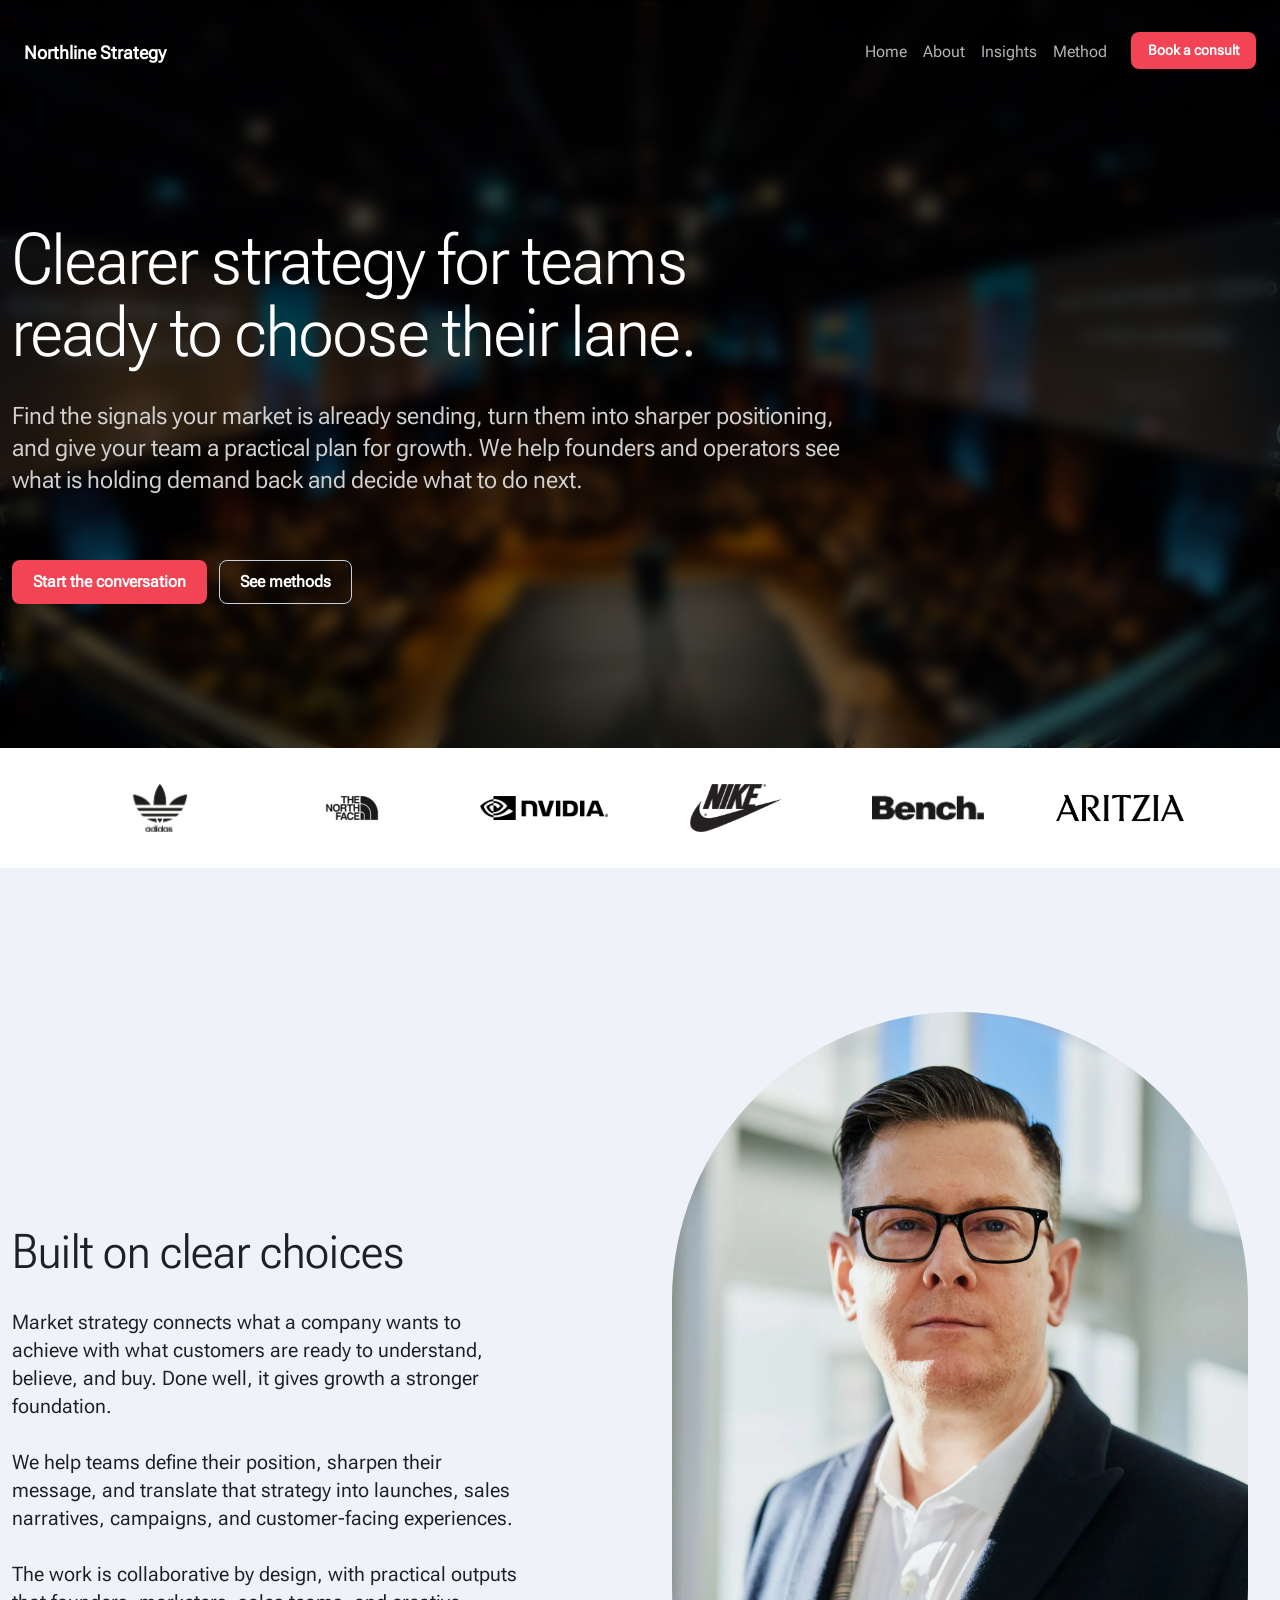
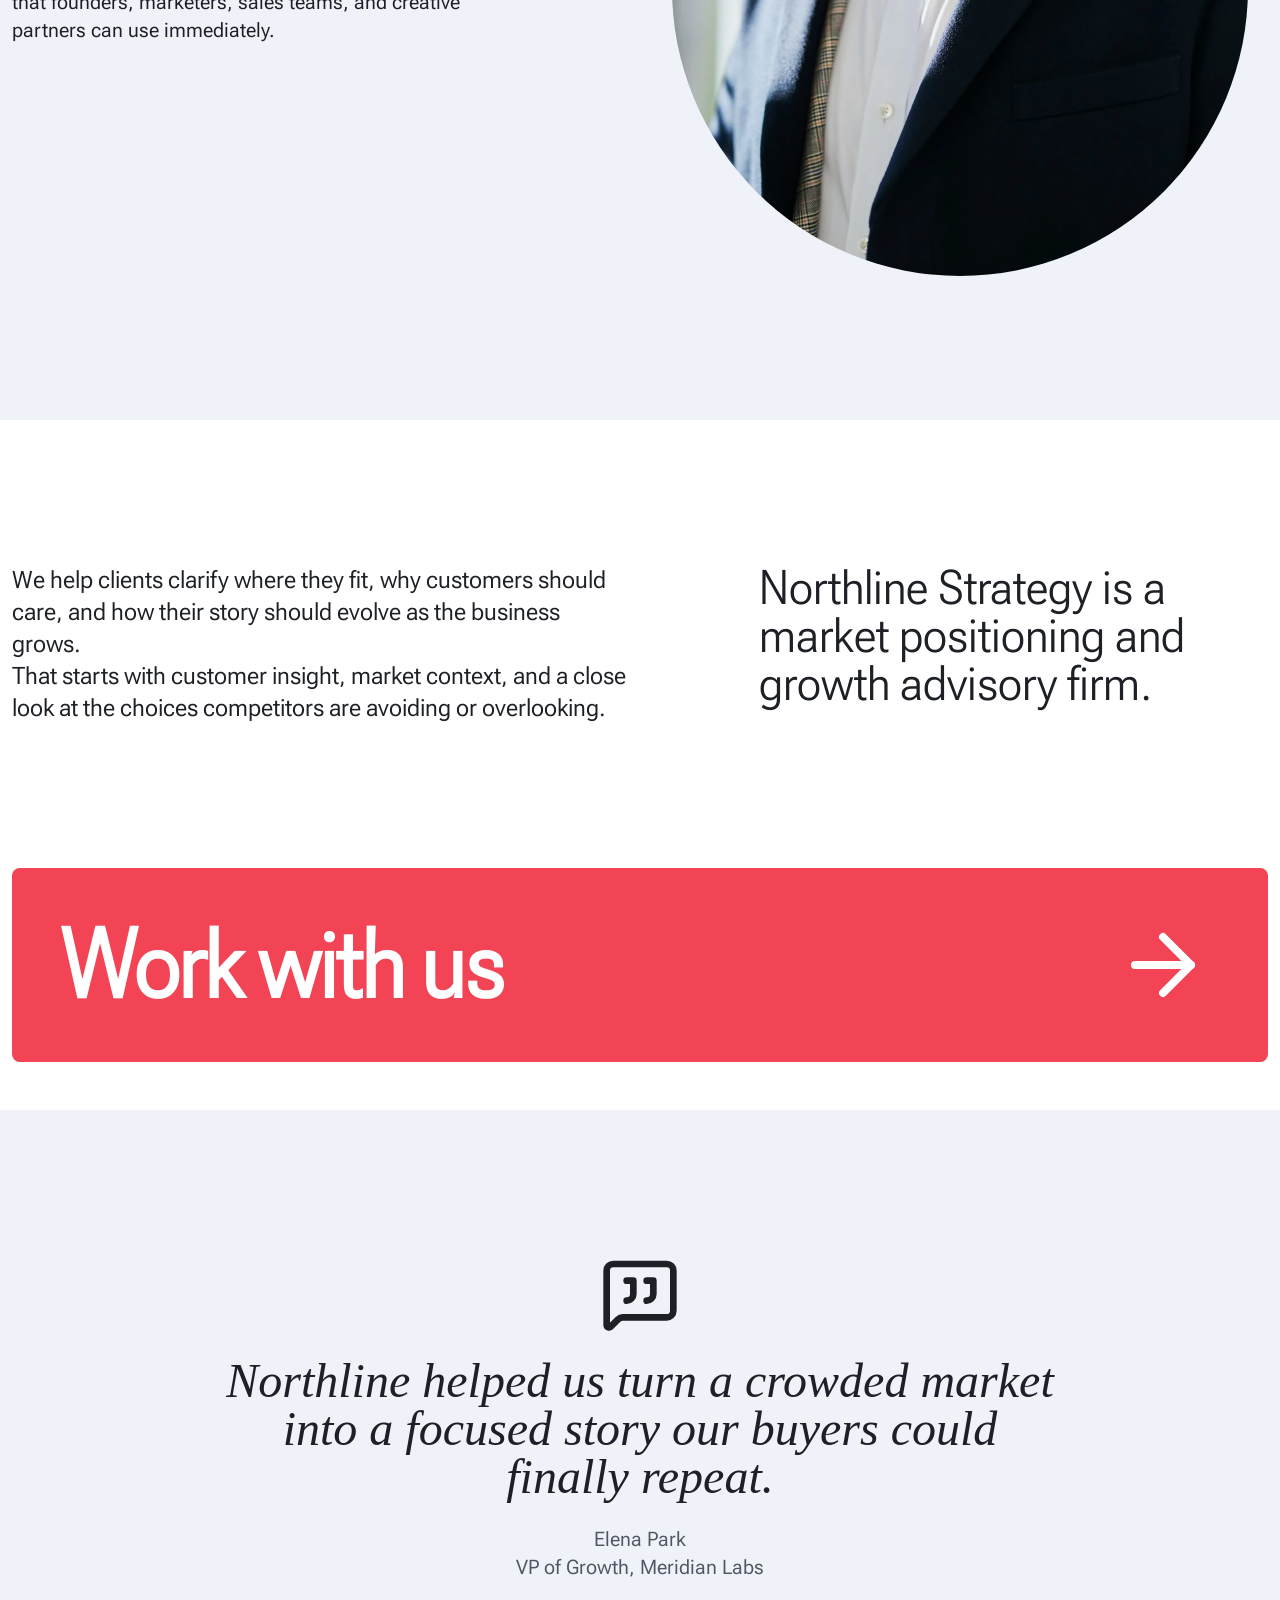
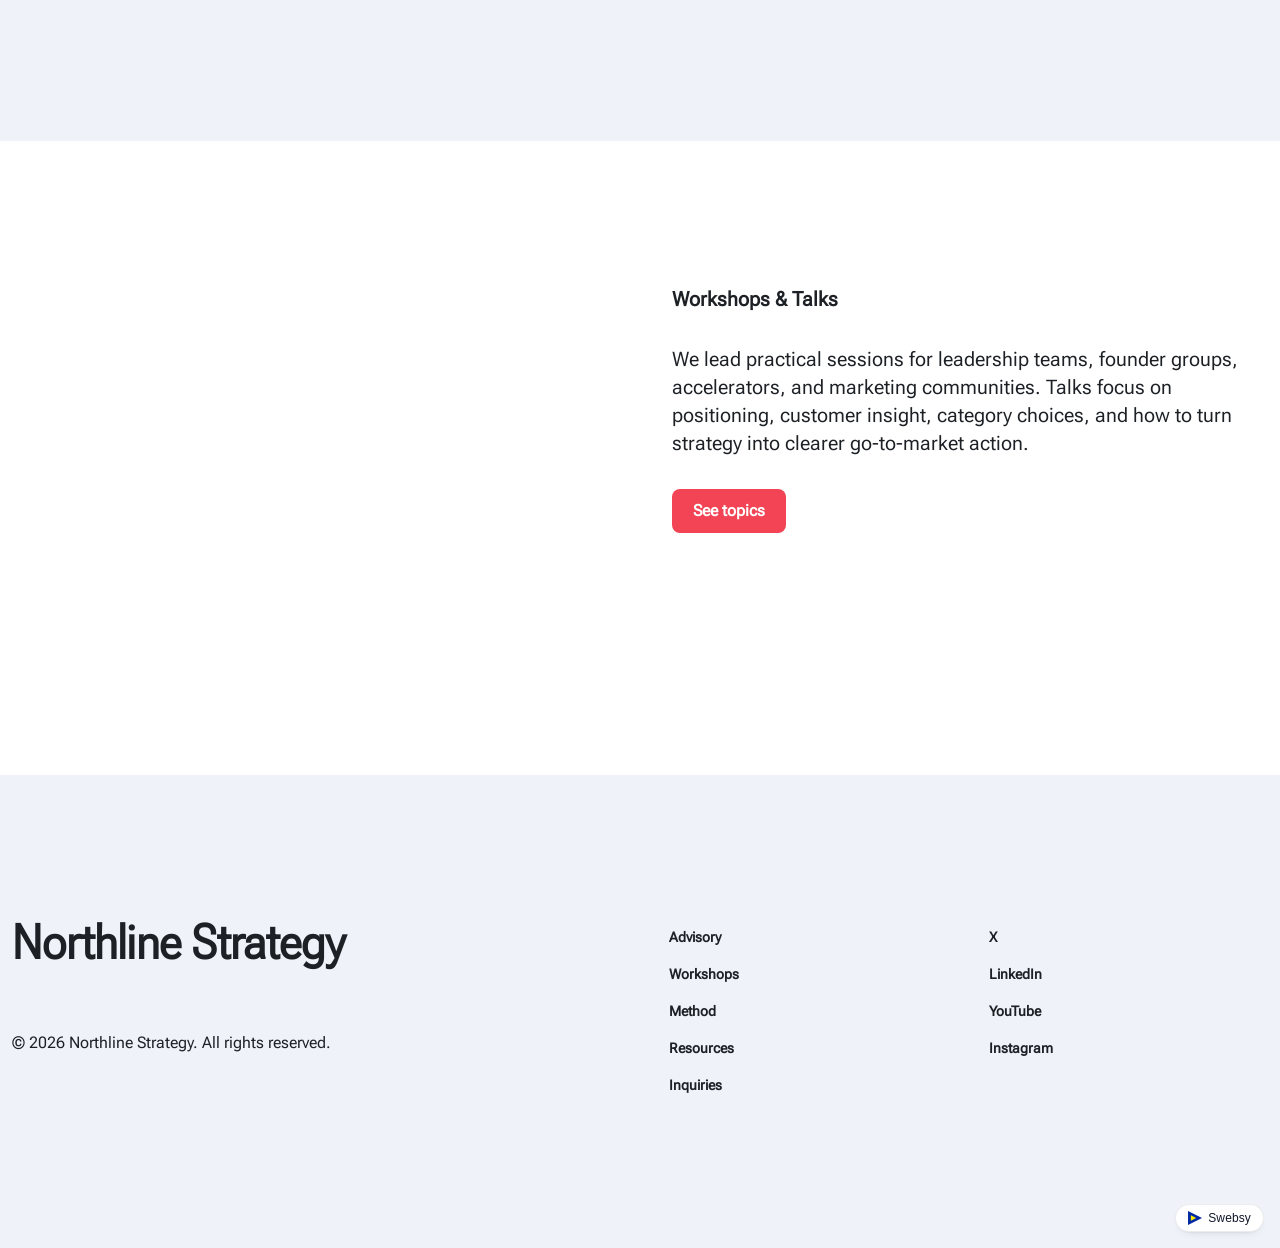
<file: index.html>
<!DOCTYPE html>
<!--!  ✦  BUILT WITH SWEBSY  ✦  ────────────────────────────────────────────

  Generated file. We do not recommend editing it by hand.

    ·  Nothing here comes back. Swebsy edits its own project file, not
       this folder, so hand edits never reach the editor.
    ·  The next export overwrites this file completely.
    ·  Class names and file names are generated and change per build.

  Edit the design where it sticks:
  https://studio.swebsy.com/create?template=clarity&ref=export

  More in README.md, next to this file.
────────────────────────────────────────────  -->

<html lang="en" dir="ltr">
  <head>
    <!-- Basic Meta Tags -->
    <meta charset="UTF-8" />
    <meta name="viewport" content="width=device-width, initial-scale=1.0" />
    <title>Clarity — Find the edge. Move with focus</title>
    <meta name="description" content="A polished advisory template for consultants and strategy firms to present their method, proof, workshops, and inquiry path with confidence." />
    <meta name="robots" content="index, follow" />
    <!-- Open Graph Meta Tags -->
    <meta property="og:title" content="Clarity —  Find the edge. Move with focus" />
    <meta property="og:description" content="A polished advisory template for consultants and strategy firms to present their method, proof, workshops, and inquiry path with confidence." />
    <meta property="og:type" content="website" />
    <meta property="og:image" content="assets/og-card.png" />
    <!-- Twitter Card Meta Tags -->
    <meta name="twitter:card" content="summary_large_image" />
    <meta name="twitter:title" content="Clarity —  Find the edge. Move with focus" />
    <meta name="twitter:description" content="A polished advisory template for consultants and strategy firms to present their method, proof, workshops, and inquiry path with confidence." />
    <meta name="twitter:image" content="assets/og-card.png" />
    <link rel="preload" href="fonts/google-robotoflex-0.woff2" as="font" type="font/woff2" crossorigin="" />
    <link rel="preload" href="fonts/google-robotoflex-1.woff2" as="font" type="font/woff2" crossorigin="" />
    <link rel="preload" href="fonts/google-robotoflex-2.woff2" as="font" type="font/woff2" crossorigin="" />
    <link rel="preload" href="fonts/google-robotoflex-3.woff2" as="font" type="font/woff2" crossorigin="" />
    <link rel="preload" href="fonts/google-robotoflex-4.woff2" as="font" type="font/woff2" crossorigin="" />
    <link rel="preload" href="fonts/google-robotoflex-5.woff2" as="font" type="font/woff2" crossorigin="" />
    <!-- Swebsy color mode bootstrap -->
    <style>
      html.light {
        background: #ffffff;
        color: #1f2937;
        color-scheme: light;
      }

      html.dark {
        background: #030712;
        color: #f3f4f6;
        color-scheme: dark;
      }
    </style>
    <script>
      (function () {
        var storageKey = "swebsy:color-mode";
        var defaultMode = "system";
        var root = document.documentElement;
        function normalize(mode) {
          return mode === "light" || mode === "dark" || mode === "system" ? mode : null;
        }
        function readStoredMode() {
          try {
            return normalize(window.localStorage && window.localStorage.getItem(storageKey));
          } catch (_) {
            return null;
          }
        }
        function systemMode() {
          return window.matchMedia && window.matchMedia("(prefers-color-scheme: dark)").matches
            ? "dark"
            : "light";
        }
        function resolve(mode) {
          return mode === "system" ? systemMode() : mode;
        }
        var resolved = resolve(readStoredMode() || defaultMode);
        root.classList.remove("light", "dark");
        root.classList.add(resolved);
        root.style.colorScheme = resolved;
      })();
    </script>
    <!-- CSS Link -->
    <link rel="stylesheet" href="./css/styles.f85a4a43d3.css" />
  </head>

  <body id="i2ts">
    <div
      data-swebsy-block-id="header-hero"
      data-swebsy-block='{"tags":["hero","header","navigation","cta"],"description":"Full-bleed photographic landing header combining the transparent responsive navbar, oversized strategy headline, supporting copy, and paired calls to action on one continuous background."}'
      id="iuda"
      class="relative"
    >
      <div id="iziok" class="relative">
        <figure id="ii41x" class="h-full w-full absolute inset-0 bg-black bg-black/60 backdrop-blur-sm"></figure>
        <div id="ix5gd" class="relative">
          <div id="iwpep" class="container pt-28 pb-12 sm:pt-40 sm:pb-24 lg:pt-56 lg:pb-36">
            <nav data-navbar-collapse-on="sm" id="ikylrz-2-4" class="navbar navbar-expand-sm xl:py-8 absolute top-0 left-0 right-0 z-10 w-full">
              <div data-navbar-part="container" id="i4z5vk-4" class="container">
                <a href="index.html" data-navbar-part="brand" id="irvyzx-4" class="navbar-brand"><b id="it7f2n-4" class="text-white">Northline Strategy</b></a
                ><button type="button" data-navbar-part="toggler" data-swebsy-toggle="collapse" data-swebsy-target="#navbarMenu-c27600" aria-controls="navbarMenu-c27600" aria-expanded="false" aria-label="Toggle navigation" id="idoci7-4" class="btn btn-icon navbar-toggler text-white">
                  <span data-icon-pack="stroke" data-icon-name="menu" data-icon-decorative="true" data-icon-label="" aria-hidden="true" id="iabynk-4" class="inline-flex items-center leading-none size-5 [--icon-stroke:2]"
                    ><svg xmlns="http://www.w3.org/2000/svg" width="100%" height="100%" viewBox="0 0 24 24" fill="none" stroke="currentColor" stroke-width="var(--icon-stroke, 2)" stroke-linecap="round" stroke-linejoin="round" aria-hidden="true">
                      <path d="M4 5h16" />
                      <path d="M4 12h16" />
                      <path d="M4 19h16" /></svg
                  ></span>
                </button>
                <div data-navbar-part="collapse" id="navbarMenuShared-2-4" class="collapse navbar-collapse">
                  <ul data-navbar-part="links" id="iw3wdj-2-4" class="navbar-nav ms-auto">
                    <li id="iepoiy-2-4" class="nav-item"><a href="./index.html" id="i0pqfq-2-2-3-2-2-2" class="nav-link text-white/70 active:text-white active" aria-current="page">Home</a></li>
                    <li id="iepoiy-2-4-2" class="nav-item"><a href="./about.html" id="i0pqfq-2-2-3-2-2-2-2" class="nav-link text-white/70 active:text-white">About</a></li>
                    <li id="iyphij-2-4" class="nav-item"><a href="./insights.html" id="io8cdr-2-2-4" class="nav-link text-white/70 active:text-white">Insights</a></li>
                    <li id="iju0s8-2-4" class="nav-item"><a href="./method.html" id="iogz97-2-2-4" class="nav-link text-white/70 active:text-white">Method</a></li>
                    <li id="iuc27j-3-2-4" class="nav-item mt-3 sm:mt-0 sm:ml-4"><a href="https://calendly.com/scheduling" id="ipch8r-3-2-4" class="btn btn-danger">Book a consult</a></li>
                  </ul>
                </div>
              </div>
            </nav>
            <div id="iye2o" class="row">
              <div id="imlob" class="2xl:col-7 xl:col-8">
                <h1 id="ifx5f" data-animate-trigger="scroll" class="animate-soft-reveal-up text-white text-4xl md:text-5xl lg:text-7xl font-medium mb-8">Clearer strategy for teams ready to choose their lane.</h1>
                <p id="i3c3h-2" data-animate-trigger="scroll" class="animate-soft-reveal-up text-neutral-300 text-xl md:text-2xl mb-12">
                  Find the signals your market is already sending, turn them into sharper positioning, and give your team a practical plan for growth. We help founders and operators see what is holding demand back and decide what to do next.
                </p>
                <a href="https://calendly.com/scheduling" id="ibaxh" data-animate-trigger="scroll" class="animate-soft-reveal-up btn btn-danger btn-lg mr-3 mt-4">Start the conversation</a
                ><a href="./method.html" id="ibaxh-2" data-animate-trigger="scroll" class="animate-soft-reveal-up btn btn-outline-neutral btn-lg text-white hover:text-muted mt-4">See methods</a>
              </div>
            </div>
          </div>
        </div>
      </div>
    </div>
    <div id="iqw8o" data-swebsy-block-id="logo-stripe" data-swebsy-block='{"tags":["logos"],"description":"Horizontal client-logo strip with six evenly spaced monochrome brand marks on a clean white background."}'>
      <div id="i6xei" class="container py-6 md:py-8">
        <div id="i7n33" class="flex flex-wrap items-center justify-center gap-x-6 md:gap-x-8 xl:gap-x-10 gap-y-4 md:gap-y-5">
          <div id="iog2uj" class="flex items-center justify-center w-32 md:w-36 xl:w-[9.5rem] h-12 md:h-14">
            <img alt="Adidas Originals" src="assets/895fedc8-3b3f-48e2-802d-886435896bd2.webp" id="i8d7b" data-animate-trigger="scroll" class="animate-soft-reveal-up dark:invert w-16 h-12 object-contain" />
          </div>
          <div class="flex items-center justify-center w-32 md:w-36 xl:w-[9.5rem] h-12 md:h-14"><img alt="The North Face" src="assets/d9d81c08-336b-44cc-aa30-08594be763ad.webp" id="irapn" data-animate-trigger="scroll" class="animate-soft-reveal-up dark:invert w-20 h-14 object-contain" /></div>
          <div class="flex items-center justify-center w-32 md:w-36 xl:w-[9.5rem] h-12 md:h-14"><img alt="NVIDIA" src="assets/39383446-c766-45e3-ba4b-84a235011ed7.webp" id="i10w8" data-animate-trigger="scroll" class="animate-soft-reveal-up dark:invert w-32 h-10 object-contain" /></div>
          <div class="flex items-center justify-center w-32 md:w-36 xl:w-[9.5rem] h-12 md:h-14"><img alt="Nike" src="assets/d56ea63d-6ee1-4de3-b8f0-f0cb8e408db5.webp" id="i41i1" data-animate-trigger="scroll" class="animate-soft-reveal-up dark:invert w-24 h-12 object-contain" /></div>
          <div class="flex items-center justify-center w-32 md:w-36 xl:w-[9.5rem] h-12 md:h-14"><img alt="Bench" src="assets/19301b8f-38a7-4802-ba32-89a362f83555.webp" id="i89ba" data-animate-trigger="scroll" class="animate-soft-reveal-up dark:invert w-28 h-10 object-contain" /></div>
          <div class="flex items-center justify-center w-32 md:w-36 xl:w-[9.5rem] h-12 md:h-14"><img alt="Aritzia" src="assets/efe6f580-fb6f-4746-88cc-8a627e508292.webp" id="i89ba-2" data-animate-trigger="scroll" class="animate-soft-reveal-up dark:invert w-32 h-10 object-contain" /></div>
        </div>
      </div>
    </div>
    <div id="i45sc-2" data-swebsy-block-id="content-with-image" data-swebsy-block='{"tags":["content","about"],"description":"Muted two-column content section pairing explanatory copy with a large rounded portrait image."}' class="bg-muted xl:py-36 py-12 lg:py-24">
      <div id="i5i51-2" class="container">
        <div id="iqj6f-2" class="row">
          <div id="ipfql-2" class="lg:col-5">
            <h2 id="ijl6f-2" data-animate-trigger="scroll" class="animate-soft-reveal-up text-3xl md:text-4xl lg:text-5xl font-medium mb-8">Built on clear choices</h2>
            <p id="ivu3q-2" data-animate-trigger="scroll" class="animate-soft-reveal-up text-xl">
              Market strategy connects what a company wants to achieve with what customers are ready to understand, believe, and buy. Done well, it gives growth a stronger foundation.<br /><br />We help teams define their position, sharpen their message, and translate that strategy into launches,
              sales narratives, campaigns, and customer-facing experiences.<br /><br />The work is collaborative by design, with practical outputs that founders, marketers, sales teams, and creative partners can use immediately.
            </p>
          </div>
          <div id="iubmw-2" class="lg:col-6 lg:offset-1"><img alt="Image" src="assets/5ca32cba-5ed4-4fa4-a489-8ba02c0e9bb2.webp" id="ivw7l-2" data-animate-trigger="scroll" class="animate-soft-reveal-up w-full mx-auto max-w-xl rounded-full" /></div>
        </div>
      </div>
    </div>
    <div id="igl3l" data-swebsy-block-id="content-with-side-heading" data-swebsy-block='{"tags":["content","header","about"],"description":"Split editorial section with supporting paragraphs and an oversized statement heading."}' class="xl:my-36 my-12 lg:my-24">
      <div id="i7jnm" class="container">
        <div id="iv51p" class="row">
          <div id="iuz8k" class="md:order-first order-1 md:col-6">
            <p id="i3c3h" data-animate-trigger="scroll" class="animate-soft-reveal-up text-xl md:text-2xl font-normal mb-0">
              We help clients clarify where they fit, why customers should care, and how their story should evolve as the business grows.<br />That starts with customer insight, market context, and a close look at the choices competitors are avoiding or overlooking.
            </p>
          </div>
          <div id="i6kpf" class="lg:offset-1 md:col-6 lg:col-5"><h1 id="i25wm" data-animate-trigger="scroll" class="animate-soft-reveal-up text-3xl md:text-4xl lg:text-5xl font-medium">Northline Strategy is a market positioning and growth advisory firm.</h1></div>
        </div>
      </div>
    </div>
    <div data-swebsy-source-block="artup-cta-with-full-width-btn" data-swebsy-source-version="1" data-swebsy-block-id="cta" data-swebsy-block='{"tags":["cta"],"description":"Full-width coral call-to-action band with oversized copy and a prominent arrow link."}' id="HZM1y5K_" class="my-12">
      <div id="e9uispFl" class="container">
        <a href="mailto:hello@example.com" id="W9kbXaON-2-2-3" data-animate-trigger="scroll" class="animate-soft-reveal-up btn btn-danger group sm:text-2xl p-12"
          ><span id="zYq_lSF0-2-2-3" class="text-4xl sm:text-5xl md:text-6xl xl:text-8xl whitespace-nowrap">Work with us</span
          ><span
            data-icon-pack="stroke"
            data-icon-name="arrow-right"
            data-icon-decorative="true"
            data-icon-label=""
            aria-hidden="true"
            id="OPyAy-h0-2-2-3"
            class="[--icon-stroke:2] inline-flex items-center leading-none transition-transform duration-500 group-hover:translate-x-2 -translate-x-2 size-12 md:size-18 lg:size-24 ms-auto"
            ><svg xmlns="http://www.w3.org/2000/svg" width="100%" height="100%" viewBox="0 0 24 24" fill="none" stroke="currentColor" stroke-width="var(--icon-stroke, 2)" stroke-linecap="round" stroke-linejoin="round" aria-hidden="true">
              <path d="M5 12h14" />
              <path d="m12 5 7 7-7 7" /></svg></span
        ></a>
      </div>
    </div>
    <div id="i45sc" data-swebsy-block-id="testimonial" data-swebsy-block='{"tags":["testimonials"],"description":"Centered testimonial band with a quote icon, oversized italic endorsement, and compact attribution."}' class="bg-muted xl:py-36 py-12 lg:py-24">
      <div id="i5i51" class="container">
        <div id="iqj6f" class="justify-center row">
          <div id="ipfql" class="xl:col-8">
            <span data-icon-pack="stroke" data-icon-name="message-square-quote" data-icon-decorative="true" data-icon-label="" aria-hidden="true" id="ijypp5" class="size-20 inline-flex items-center leading-none [--icon-stroke:2]"
              ><svg xmlns="http://www.w3.org/2000/svg" width="100%" height="100%" viewBox="0 0 24 24" fill="none" stroke="currentColor" stroke-width="var(--icon-stroke, 2)" stroke-linecap="round" stroke-linejoin="round" aria-hidden="true">
                <path d="M14 14a2 2 0 0 0 2-2V8h-2" />
                <path d="M22 17a2 2 0 0 1-2 2H6.828a2 2 0 0 0-1.414.586l-2.202 2.202A.71.71 0 0 1 2 21.286V5a2 2 0 0 1 2-2h16a2 2 0 0 1 2 2z" />
                <path d="M8 14a2 2 0 0 0 2-2V8H8" /></svg
            ></span>
            <p id="ioa7d6" data-animate-trigger="scroll" class="animate-soft-reveal-up font-light italic mt-4 mb-6 text-3xl md:text-5xl">Northline helped us turn a crowded market into a focused story our buyers could finally repeat.</p>
            <p id="ivu3q" data-animate-trigger="scroll" class="animate-soft-reveal-up text-muted text-xl">Elena Park<br />VP of Growth, Meridian Labs</p>
          </div>
        </div>
      </div>
    </div>
    <div id="i0ttni" data-swebsy-block-id="content-with-video" data-swebsy-block='{"tags":["content","video","cta"],"description":"Two-column workshop section pairing an embedded YouTube video with explanatory copy and a topic call to action."}' class="xl:py-36 py-12 lg:py-24">
      <div id="iq8glh" class="container">
        <div id="iuhxjg" class="row">
          <div id="i3ttc2" class="lg:col-6"><iframe controls="true" playsinline="true" src="https://www.youtube.com/embed/6Af6b_wyiwI?&amp;rel=0" referrerpolicy="strict-origin-when-cross-origin" id="ixp1ij" class="aspect-video object-cover w-full"></iframe></div>
          <div id="i2fbdv" class="xl:pl-8 lg:col-6 mt-6 lg:mt-0">
            <h6 id="i6fumr" data-animate-trigger="scroll" class="animate-soft-reveal-up mb-8">Workshops &amp; Talks</h6>
            <p id="iyfnak" data-animate-trigger="scroll" class="animate-soft-reveal-up 2xl:text-2xl text-xl mb-8">
              We lead practical sessions for leadership teams, founder groups, accelerators, and marketing communities. Talks focus on positioning, customer insight, category choices, and how to turn strategy into clearer go-to-market action.
            </p>
            <a href="./insights.html" id="ihx9e1" data-animate-trigger="scroll" class="animate-soft-reveal-up btn btn-danger btn-lg">See topics</a>
          </div>
        </div>
      </div>
    </div>
    <div data-swebsy-block-id="footer" data-swebsy-block='{"tags":["footer","navigation","copyright"],"description":"Spacious multi-column footer with the firm name, copyright line, service links, and social navigation."}' id="io6mmk" class="bg-muted xl:py-36 py-12 lg:py-24">
      <div id="ic1h1h" class="container">
        <div id="ioplv8" class="row">
          <div id="idkb2f" class="sm:col-6">
            <h2 id="ind0by-2-2-3" data-animate-trigger="scroll" class="animate-soft-reveal-up text-4xl sm:text-5xl mb-4">Northline Strategy</h2>
            <p id="i6qt6c-2-2-3" data-animate-trigger="scroll" class="animate-soft-reveal-up mt-16 mb-8">© 2026 Northline Strategy. All rights reserved.</p>
          </div>
          <div id="ici9z7" class="flex col-6 sm:col-3">
            <a href="#" id="ishkqw" data-animate-trigger="scroll" class="animate-soft-reveal-up btn btn-text-neutral">Advisory</a><a href="#" id="i8bk37" data-animate-trigger="scroll" class="animate-soft-reveal-up btn btn-text-neutral">Workshops</a
            ><a href="#" id="irkobq" data-animate-trigger="scroll" class="animate-soft-reveal-up btn btn-text-neutral">Method</a><a href="#" id="irrph1" data-animate-trigger="scroll" class="animate-soft-reveal-up btn btn-text-neutral">Resources</a
            ><a href="#" id="i1b39p" data-animate-trigger="scroll" class="animate-soft-reveal-up btn btn-text-neutral">Inquiries</a>
          </div>
          <div id="ik8vbh" class="flex col-6 sm:col-3">
            <a href="#" id="i7vvt7" data-animate-trigger="scroll" class="animate-soft-reveal-up btn btn-text-neutral">X</a><a href="#" id="in8wic" data-animate-trigger="scroll" class="animate-soft-reveal-up btn btn-text-neutral">LinkedIn</a
            ><a href="#" id="iqtjfg" data-animate-trigger="scroll" class="animate-soft-reveal-up btn btn-text-neutral">YouTube</a><a href="#" id="ihaigo" data-animate-trigger="scroll" class="animate-soft-reveal-up btn btn-text-neutral">Instagram</a>
          </div>
        </div>
      </div>
    </div>
  </body>
  <!-- Swebsy Component Scripts -->
  <script src="./js/swebsy-components.db948af420.js" defer></script>
  <!-- Scroll Animation Observer -->
  <script src="js/swebsy-scroll-observer.5f2059a125.js"></script>
  <noscript
    ><style>
      [data-animate-trigger]{opacity:1!important;animation:none!important}
    </style></noscript
  >

  <!-- Swebsy Branding -->
  <a href="https://swebsy.com?utm_source=badge&utm_medium=referral" target="_blank" rel="noopener noreferrer" class="swebsy-badge" aria-label="Made with Swebsy">
    <svg class="swebsy-badge-mark" width="14" height="14" viewBox="0 0 128 128" xmlns="http://www.w3.org/2000/svg" aria-hidden="true">
      <path class="swebsy-badge-mark-outer" d="M128 64L0 0L0 128L128 64Z" />
      <path class="swebsy-badge-mark-inner" d="M75 63.5L26 39L26 88L75 63.5Z" />
    </svg>
    <span class="swebsy-badge-text">Swebsy</span>
  </a>
</html>
</file>
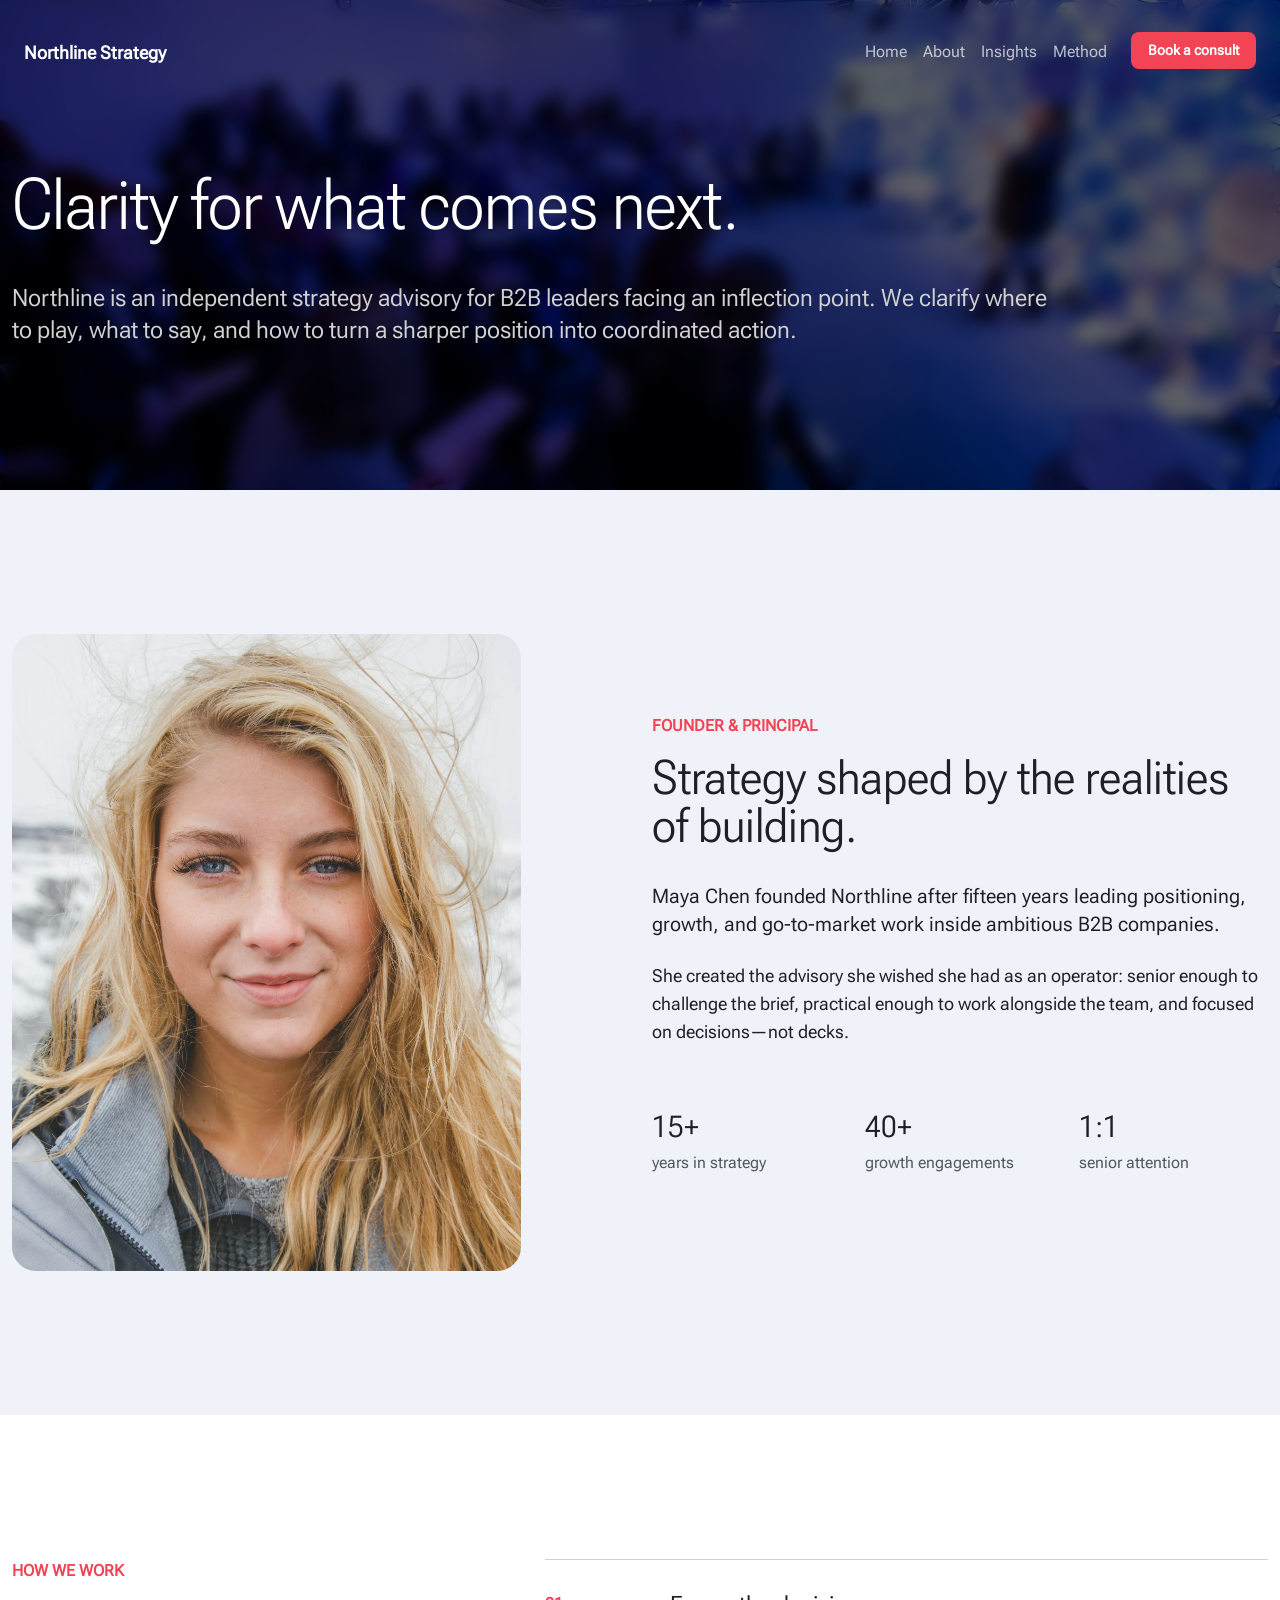
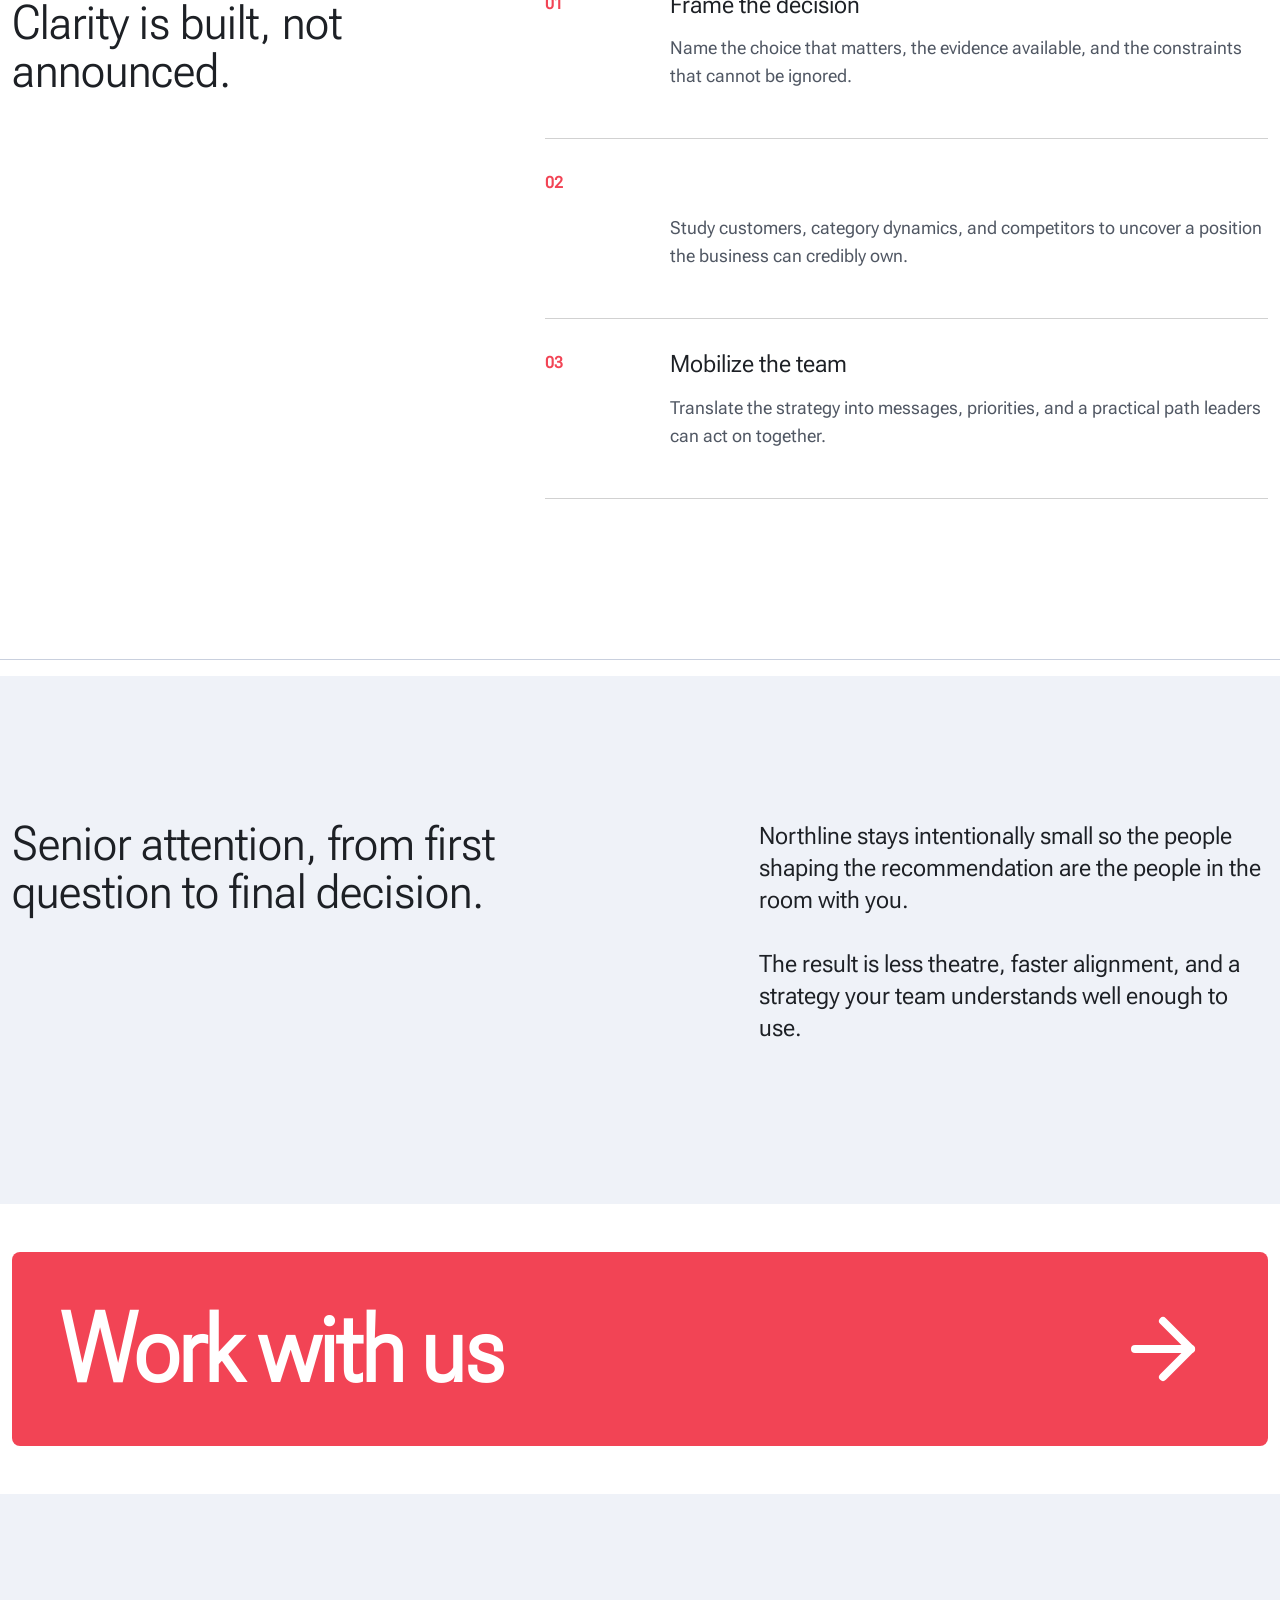
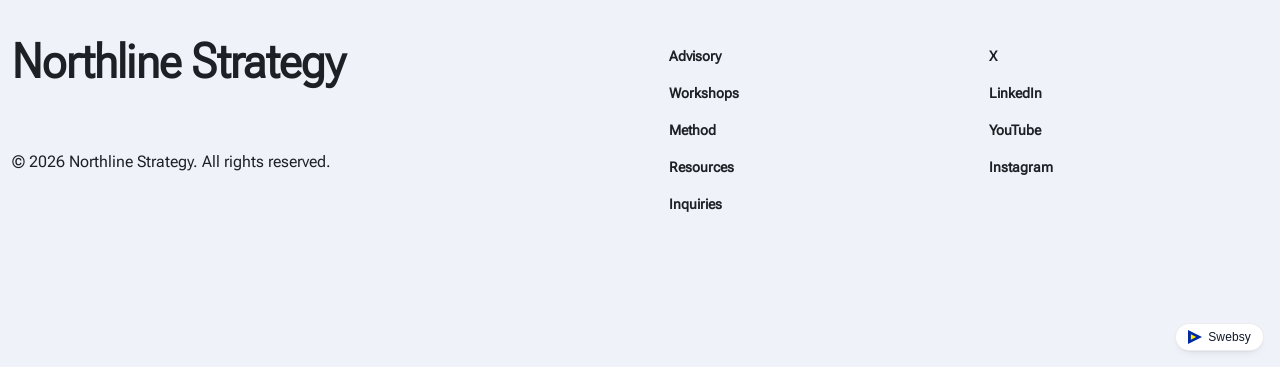
<file: about.html>
<!DOCTYPE html>
<!--!  ✦  BUILT WITH SWEBSY  ✦  ────────────────────────────────────────────

  Generated file. We do not recommend editing it by hand.

    ·  Nothing here comes back. Swebsy edits its own project file, not
       this folder, so hand edits never reach the editor.
    ·  The next export overwrites this file completely.
    ·  Class names and file names are generated and change per build.

  Edit the design where it sticks:
  https://studio.swebsy.com/create?template=clarity&ref=export

  More in README.md, next to this file.
────────────────────────────────────────────  -->

<html lang="en" dir="ltr">
  <head>
    <!-- Basic Meta Tags -->
    <meta charset="UTF-8" />
    <meta name="viewport" content="width=device-width, initial-scale=1.0" />
    <title>Clarity — Find the edge. Move with focus</title>
    <meta name="description" content="A polished advisory template for consultants and strategy firms to present their method, proof, workshops, and inquiry path with confidence." />
    <meta name="robots" content="index, follow" />
    <!-- Open Graph Meta Tags -->
    <meta property="og:title" content="Clarity —  Find the edge. Move with focus" />
    <meta property="og:description" content="A polished advisory template for consultants and strategy firms to present their method, proof, workshops, and inquiry path with confidence." />
    <meta property="og:type" content="website" />
    <meta property="og:image" content="assets/og-card.png" />
    <!-- Twitter Card Meta Tags -->
    <meta name="twitter:card" content="summary_large_image" />
    <meta name="twitter:title" content="Clarity —  Find the edge. Move with focus" />
    <meta name="twitter:description" content="A polished advisory template for consultants and strategy firms to present their method, proof, workshops, and inquiry path with confidence." />
    <meta name="twitter:image" content="assets/og-card.png" />
    <link rel="preload" href="fonts/google-robotoflex-0.woff2" as="font" type="font/woff2" crossorigin="" />
    <link rel="preload" href="fonts/google-robotoflex-1.woff2" as="font" type="font/woff2" crossorigin="" />
    <link rel="preload" href="fonts/google-robotoflex-2.woff2" as="font" type="font/woff2" crossorigin="" />
    <link rel="preload" href="fonts/google-robotoflex-3.woff2" as="font" type="font/woff2" crossorigin="" />
    <link rel="preload" href="fonts/google-robotoflex-4.woff2" as="font" type="font/woff2" crossorigin="" />
    <link rel="preload" href="fonts/google-robotoflex-5.woff2" as="font" type="font/woff2" crossorigin="" />
    <!-- Swebsy color mode bootstrap -->
    <style>
      html.light {
        background: #ffffff;
        color: #1f2937;
        color-scheme: light;
      }

      html.dark {
        background: #030712;
        color: #f3f4f6;
        color-scheme: dark;
      }
    </style>
    <script>
      (function () {
        var storageKey = "swebsy:color-mode";
        var defaultMode = "system";
        var root = document.documentElement;
        function normalize(mode) {
          return mode === "light" || mode === "dark" || mode === "system" ? mode : null;
        }
        function readStoredMode() {
          try {
            return normalize(window.localStorage && window.localStorage.getItem(storageKey));
          } catch (_) {
            return null;
          }
        }
        function systemMode() {
          return window.matchMedia && window.matchMedia("(prefers-color-scheme: dark)").matches
            ? "dark"
            : "light";
        }
        function resolve(mode) {
          return mode === "system" ? systemMode() : mode;
        }
        var resolved = resolve(readStoredMode() || defaultMode);
        root.classList.remove("light", "dark");
        root.classList.add(resolved);
        root.style.colorScheme = resolved;
      })();
    </script>
    <!-- CSS Link -->
    <link rel="stylesheet" href="./css/styles.f85a4a43d3.css" />
  </head>

  <body id="i48yw2">
    <div
      data-swebsy-block-id="about-hero"
      data-swebsy-block='{"tags":["hero","header","about","navigation"],"description":"Photo-backed About-page header combining transparent responsive navigation, an oversized title, and long-form firm positioning copy on one continuous background."}'
      class="relative"
    >
      <div id="iziok-2" class="relative">
        <figure id="ii41x-2" class="h-full w-full absolute inset-0 bg-black bg-black/60 backdrop-blur-sm"></figure>
        <div id="ix5gd-3" class="relative">
          <div id="iwpep-3" class="container pt-28 pb-12 sm:pt-40 sm:pb-24">
            <nav data-navbar-collapse-on="sm" id="ikylrz-2-3" class="navbar navbar-expand-sm xl:py-8 absolute top-0 left-0 right-0 z-10 w-full">
              <div data-navbar-part="container" id="i4z5vk-2" class="container">
                <a href="index.html" data-navbar-part="brand" id="irvyzx-2" class="navbar-brand"><b id="it7f2n-2" class="text-white">Northline Strategy</b></a
                ><button type="button" data-navbar-part="toggler" data-swebsy-toggle="collapse" data-swebsy-target="#navbarMenu-c27600" aria-controls="navbarMenu-c27600" aria-expanded="false" aria-label="Toggle navigation" id="idoci7-2" class="btn btn-icon navbar-toggler text-white">
                  <span data-icon-pack="stroke" data-icon-name="menu" data-icon-decorative="true" data-icon-label="" aria-hidden="true" id="iabynk-2" class="inline-flex items-center leading-none size-5 [--icon-stroke:2]"
                    ><svg xmlns="http://www.w3.org/2000/svg" width="100%" height="100%" viewBox="0 0 24 24" fill="none" stroke="currentColor" stroke-width="var(--icon-stroke, 2)" stroke-linecap="round" stroke-linejoin="round" aria-hidden="true">
                      <path d="M4 5h16" />
                      <path d="M4 12h16" />
                      <path d="M4 19h16" /></svg
                  ></span>
                </button>
                <div data-navbar-part="collapse" id="navbarMenuShared-2-3" class="collapse navbar-collapse">
                  <ul data-navbar-part="links" id="iw3wdj-2-2" class="navbar-nav ms-auto">
                    <li id="iepoiy-2-2" class="nav-item"><a href="./index.html" id="i0pqfq-2-2-3-2-4" class="nav-link text-white/70 active:text-white">Home</a></li>
                    <li id="iepoiy-2-4-2-4" class="nav-item"><a href="./about.html" id="i0pqfq-2-2-3-2-2-2-2-4" class="nav-link text-white/70 active:text-white active" aria-current="page">About</a></li>
                    <li id="iyphij-2-2" class="nav-item"><a href="./insights.html" id="io8cdr-2-2-2" class="nav-link text-white/70 active:text-white">Insights</a></li>
                    <li id="iju0s8-2-2" class="nav-item"><a href="./method.html" id="iogz97-2-2-2" class="nav-link text-white/70 active:text-white">Method</a></li>
                    <li id="iuc27j-3-2-2" class="nav-item mt-3 sm:mt-0 sm:ml-4"><a href="https://calendly.com/scheduling" id="ipch8r-3-2-2" class="btn btn-danger">Book a consult</a></li>
                  </ul>
                </div>
              </div>
            </nav>
            <div id="iye2o-3" class="row">
              <div id="imlob-3" class="2xl:col-8 xl:col-10">
                <h1 id="ifx5f-3" data-animate-trigger="scroll" class="animate-soft-reveal-up text-white text-4xl md:text-5xl lg:text-7xl font-medium leading-tight mb-8">Clarity for what comes next.</h1>
                <p id="i3c3h-2-3" data-animate-trigger="scroll" class="animate-soft-reveal-up text-neutral-300 text-xl md:text-2xl mb-12">
                  Northline is an independent strategy advisory for B2B leaders facing an inflection point. We clarify where to play, what to say, and how to turn a sharper position into coordinated action.
                </p>
              </div>
            </div>
          </div>
        </div>
      </div>
    </div>
    <div id="irzsvk" data-swebsy-block-id="founder-profile" data-swebsy-block='{"tags":["about","team","content"],"description":"Professional founder profile pairing a portrait and firm origin story with compact experience signals."}' class="bg-muted xl:py-36 py-12 lg:py-24">
      <div id="iuwt8d" class="container">
        <div class="row items-center">
          <div class="col-12 md:col-5"><img alt="Portrait of Maya Chen, founder and principal of Northline Strategy" id="ij55if" src="assets/d813f1c8-5a07-45fe-8017-ceb0c32b3d9d.webp" data-animate-trigger="scroll" class="animate-soft-reveal-up w-full rounded-3xl" /></div>
          <div id="iqk68u" class="col-12 md:col-7 lg:col-6 lg:offset-1">
            <p data-animate-trigger="scroll" id="ig281k" class="animate-soft-reveal-up text-danger font-semibold mb-4">FOUNDER &amp; PRINCIPAL</p>
            <h2 id="iioy44" data-animate-trigger="scroll" class="animate-soft-reveal-up text-3xl md:text-4xl lg:text-5xl font-medium mb-8">Strategy shaped by the realities of building.</h2>
            <p id="ix2r6a" data-animate-trigger="scroll" class="animate-soft-reveal-up text-xl mt-8 mb-6">Maya Chen founded Northline after fifteen years leading positioning, growth, and go-to-market work inside ambitious B2B companies.</p>
            <p data-animate-trigger="scroll" id="icz18f" class="animate-soft-reveal-up text-lg mb-8">She created the advisory she wished she had as an operator: senior enough to challenge the brief, practical enough to work alongside the team, and focused on decisions—not decks.</p>
            <div id="i1tf4k" class="row pt-8 g-6">
              <div class="col-12 sm:col-6 xl:col-4">
                <h3 id="i12yip" data-animate-trigger="scroll" class="animate-soft-reveal-up text-3xl font-medium mb-2">15+</h3>
                <p data-animate-trigger="scroll" id="i5vr5g" class="animate-soft-reveal-up text-muted">years in strategy</p>
              </div>
              <div class="col-12 sm:col-6 xl:col-4">
                <h3 id="imzn9j" data-animate-trigger="scroll" class="animate-soft-reveal-up text-3xl font-medium mb-2">40+</h3>
                <p data-animate-trigger="scroll" id="in865g" class="animate-soft-reveal-up text-muted">growth engagements</p>
              </div>
              <div class="col-12 sm:col-6 xl:col-4">
                <h3 id="in2szz" data-animate-trigger="scroll" class="animate-soft-reveal-up text-3xl font-medium mb-2">1:1</h3>
                <p data-animate-trigger="scroll" id="ifg3g3" class="animate-soft-reveal-up text-muted">senior attention</p>
              </div>
            </div>
          </div>
        </div>
      </div>
    </div>
    <div data-swebsy-block-id="three-step-advisory-process" data-swebsy-block='{"tags":["process","content","about"],"description":"Professional three-step advisory process with a concise introduction and numbered decision-making stages."}' class="xl:py-36 py-12 lg:py-24">
      <div class="container">
        <div class="row">
          <div class="col-12 lg:col-4">
            <p data-animate-trigger="scroll" id="istnk7" class="animate-soft-reveal-up text-danger font-semibold mb-4">HOW WE WORK</p>
            <h2 id="irkgra" data-animate-trigger="scroll" class="animate-soft-reveal-up text-3xl md:text-4xl lg:text-5xl font-medium mb-8">Clarity is built, not announced.</h2>
            <p id="in22jo" data-animate-trigger="scroll" class="animate-soft-reveal-up text-xl mt-8">The work moves from evidence to choice to action, with your team involved at every step.</p>
          </div>
          <div class="col-12 lg:col-7 lg:offset-1">
            <div class="border-t border-neutral-300 py-8">
              <div class="row">
                <div class="col-2"><span class="text-danger font-semibold">01</span></div>
                <div class="col-10">
                  <h3 id="i4f4ug" data-animate-trigger="scroll" class="animate-soft-reveal-up text-2xl font-medium mb-4">Frame the decision</h3>
                  <p data-animate-trigger="scroll" id="instzl" class="animate-soft-reveal-up text-lg text-muted">Name the choice that matters, the evidence available, and the constraints that cannot be ignored.</p>
                </div>
              </div>
            </div>
            <div class="border-t border-neutral-300 py-8">
              <div class="row">
                <div class="col-2"><span class="text-danger font-semibold">02</span></div>
                <div class="col-10">
                  <h3 id="idf80f" data-animate-trigger="scroll" class="animate-soft-reveal-up text-2xl font-medium mb-4">Find the edge</h3>
                  <p data-animate-trigger="scroll" id="ih0qsl" class="animate-soft-reveal-up text-lg text-muted">Study customers, category dynamics, and competitors to uncover a position the business can credibly own.</p>
                </div>
              </div>
            </div>
            <div class="border-t border-b border-neutral-300 py-8">
              <div class="row">
                <div class="col-2"><span class="text-danger font-semibold">03</span></div>
                <div class="col-10">
                  <h3 id="i4nn61" data-animate-trigger="scroll" class="animate-soft-reveal-up text-2xl font-medium mb-4">Mobilize the team</h3>
                  <p data-animate-trigger="scroll" id="iraby4" class="animate-soft-reveal-up text-lg text-muted">Translate the strategy into messages, priorities, and a practical path leaders can act on together.</p>
                </div>
              </div>
            </div>
          </div>
        </div>
      </div>
    </div>
    <hr />
    <div
      id="igl3l-2"
      data-swebsy-block-id="muted-positioning-split"
      data-swebsy-block='{"tags":["content","about","header"],"description":"Muted two-column positioning section with an oversized firm statement and explanatory copy arranged on opposite sides."}'
      class="bg-muted xl:py-36 py-12 lg:py-24"
    >
      <div id="i7jnm-2" class="container">
        <div id="iv51p-2" class="row">
          <div id="iuz8k-2" class="col-12 md:col-6"><h2 id="i25wm-2" data-animate-trigger="scroll" class="animate-soft-reveal-up text-3xl md:text-4xl lg:text-5xl font-medium mb-12">Senior attention, from first question to final decision.</h2></div>
          <div id="i6kpf-2" class="col-12 mt-12 md:mt-0 md:col-6 lg:col-5 lg:offset-1">
            <p id="i3c3h-3" data-animate-trigger="scroll" class="animate-soft-reveal-up text-xl md:text-2xl font-normal">
              Northline stays intentionally small so the people shaping the recommendation are the people in the room with you.<br /><br />The result is less theatre, faster alignment, and a strategy your team understands well enough to use.
            </p>
          </div>
        </div>
      </div>
    </div>
    <div data-swebsy-source-block="artup-cta-with-full-width-btn" data-swebsy-source-version="1" data-swebsy-block-id="cta" data-swebsy-block='{"tags":["cta"],"description":"Full-width coral call-to-action band with oversized copy and a prominent arrow link."}' id="HZM1y5K_-2-2" class="my-12">
      <div id="e9uispFl-2-2" class="container">
        <a href="mailto:hello@example.com" id="W9kbXaON-2-2" data-animate-trigger="scroll" class="animate-soft-reveal-up btn btn-danger group sm:text-2xl p-12"
          ><span id="zYq_lSF0-2-2" class="text-4xl sm:text-5xl md:text-6xl xl:text-8xl whitespace-nowrap">Work with us</span
          ><span
            data-icon-pack="stroke"
            data-icon-name="arrow-right"
            data-icon-decorative="true"
            data-icon-label=""
            aria-hidden="true"
            id="OPyAy-h0-2-2"
            class="[--icon-stroke:2] inline-flex items-center leading-none transition-transform duration-500 group-hover:translate-x-2 -translate-x-2 size-12 md:size-18 lg:size-24 ms-auto"
            ><svg xmlns="http://www.w3.org/2000/svg" width="100%" height="100%" viewBox="0 0 24 24" fill="none" stroke="currentColor" stroke-width="var(--icon-stroke, 2)" stroke-linecap="round" stroke-linejoin="round" aria-hidden="true">
              <path d="M5 12h14" />
              <path d="m12 5 7 7-7 7" /></svg></span
        ></a>
      </div>
    </div>
    <div data-swebsy-block-id="footer" data-swebsy-block='{"tags":["footer","navigation","copyright"],"description":"Spacious multi-column footer with the firm name, copyright line, service links, and social navigation."}' id="io6mmk-2-2" class="bg-muted xl:py-36 py-12 lg:py-24">
      <div id="ic1h1h-2-2" class="container">
        <div id="ioplv8-2-2" class="row">
          <div id="idkb2f-2-2" class="sm:col-6">
            <h2 id="ind0by-2-2" data-animate-trigger="scroll" class="animate-soft-reveal-up text-4xl sm:text-5xl mb-4">Northline Strategy</h2>
            <p id="i6qt6c-2-2" data-animate-trigger="scroll" class="animate-soft-reveal-up mt-16 mb-8">© 2026 Northline Strategy. All rights reserved.</p>
          </div>
          <div id="ici9z7-2-2" class="flex col-6 sm:col-3">
            <a href="#" id="ishkqw-2-2" data-animate-trigger="scroll" class="animate-soft-reveal-up btn btn-text-neutral">Advisory</a><a href="#" id="i8bk37-2-2" data-animate-trigger="scroll" class="animate-soft-reveal-up btn btn-text-neutral">Workshops</a
            ><a href="#" id="irkobq-2-2" data-animate-trigger="scroll" class="animate-soft-reveal-up btn btn-text-neutral">Method</a><a href="#" id="irrph1-2-2" data-animate-trigger="scroll" class="animate-soft-reveal-up btn btn-text-neutral">Resources</a
            ><a href="#" id="i1b39p-2-2" data-animate-trigger="scroll" class="animate-soft-reveal-up btn btn-text-neutral">Inquiries</a>
          </div>
          <div id="ik8vbh-2-2" class="flex col-6 sm:col-3">
            <a href="#" id="i7vvt7-2-2" data-animate-trigger="scroll" class="animate-soft-reveal-up btn btn-text-neutral">X</a><a href="#" id="in8wic-2-2" data-animate-trigger="scroll" class="animate-soft-reveal-up btn btn-text-neutral">LinkedIn</a
            ><a href="#" id="iqtjfg-2-2" data-animate-trigger="scroll" class="animate-soft-reveal-up btn btn-text-neutral">YouTube</a><a href="#" id="ihaigo-2-2" data-animate-trigger="scroll" class="animate-soft-reveal-up btn btn-text-neutral">Instagram</a>
          </div>
        </div>
      </div>
    </div>
  </body>
  <!-- Swebsy Component Scripts -->
  <script src="./js/swebsy-components.db948af420.js" defer></script>
  <!-- Scroll Animation Observer -->
  <script src="js/swebsy-scroll-observer.5f2059a125.js"></script>
  <noscript
    ><style>
      [data-animate-trigger]{opacity:1!important;animation:none!important}
    </style></noscript
  >

  <!-- Swebsy Branding -->
  <a href="https://swebsy.com?utm_source=badge&utm_medium=referral" target="_blank" rel="noopener noreferrer" class="swebsy-badge" aria-label="Made with Swebsy">
    <svg class="swebsy-badge-mark" width="14" height="14" viewBox="0 0 128 128" xmlns="http://www.w3.org/2000/svg" aria-hidden="true">
      <path class="swebsy-badge-mark-outer" d="M128 64L0 0L0 128L128 64Z" />
      <path class="swebsy-badge-mark-inner" d="M75 63.5L26 39L26 88L75 63.5Z" />
    </svg>
    <span class="swebsy-badge-text">Swebsy</span>
  </a>
</html>
</file>
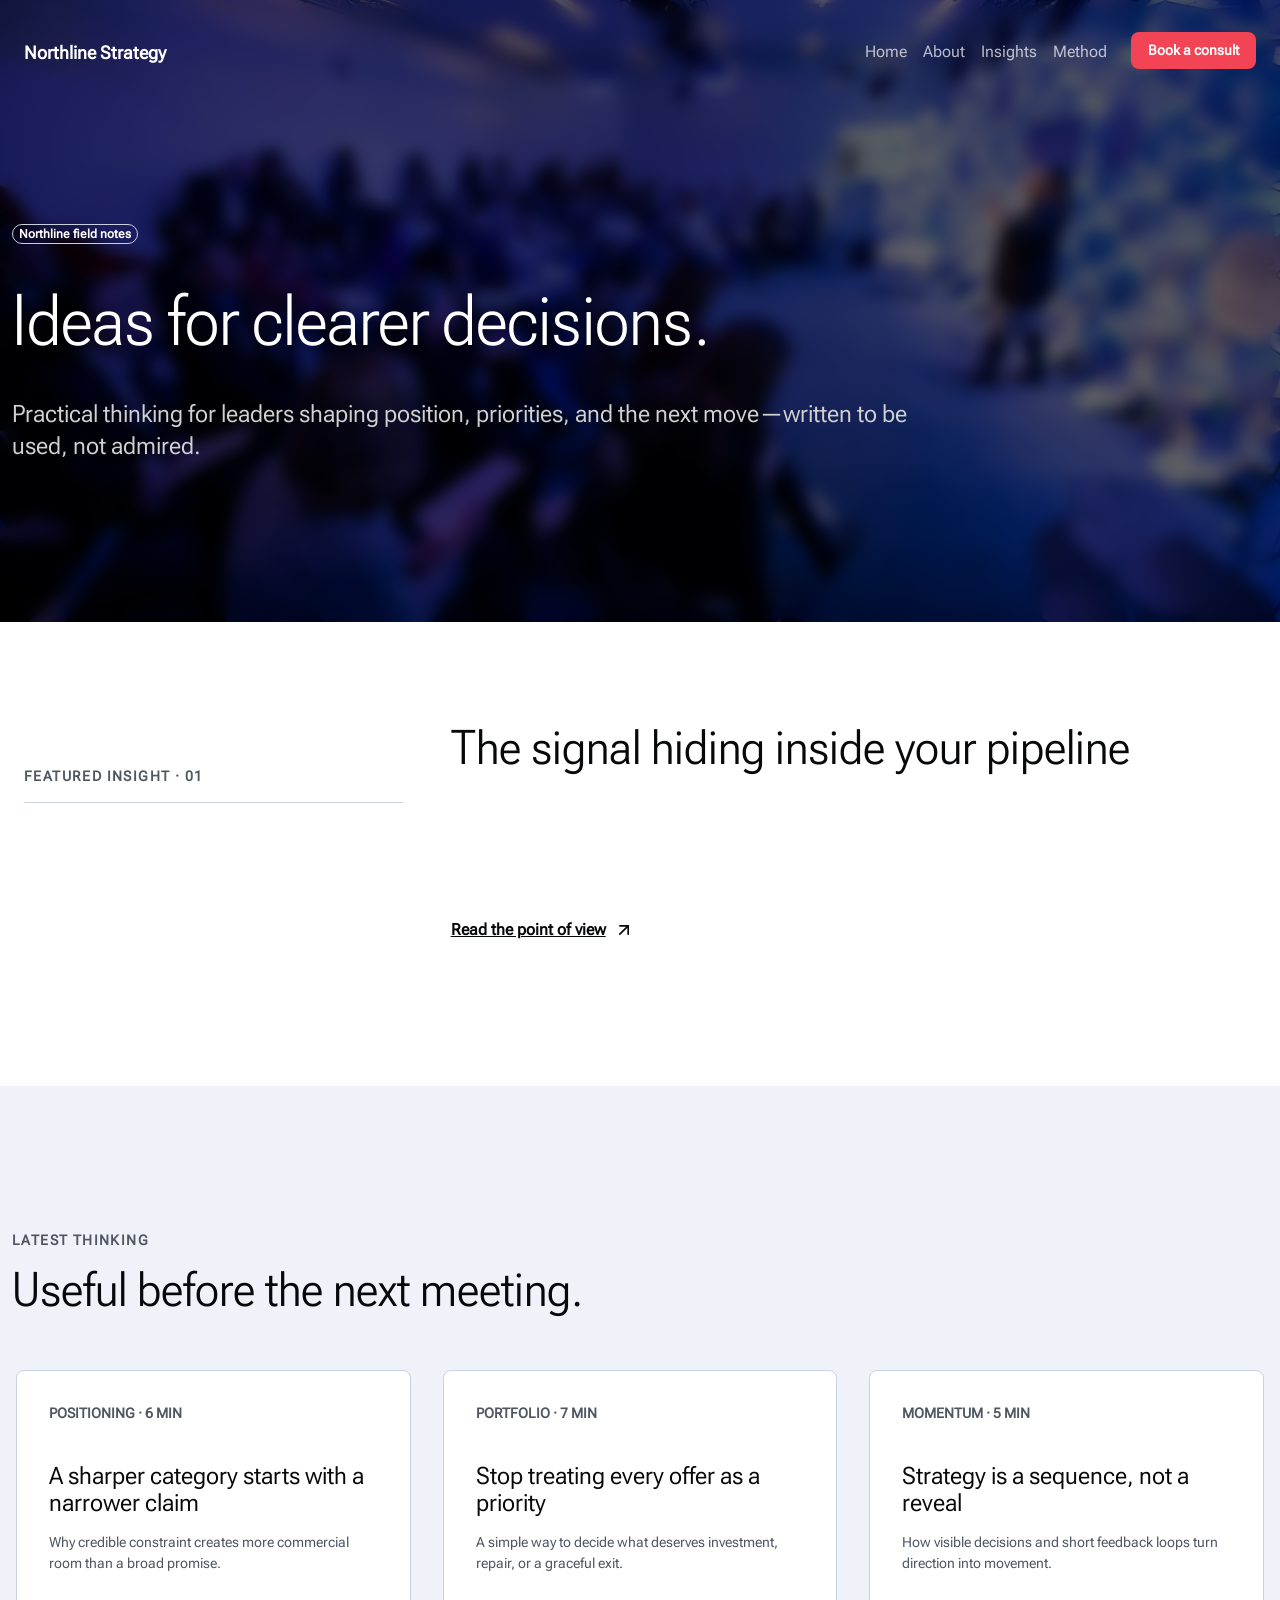
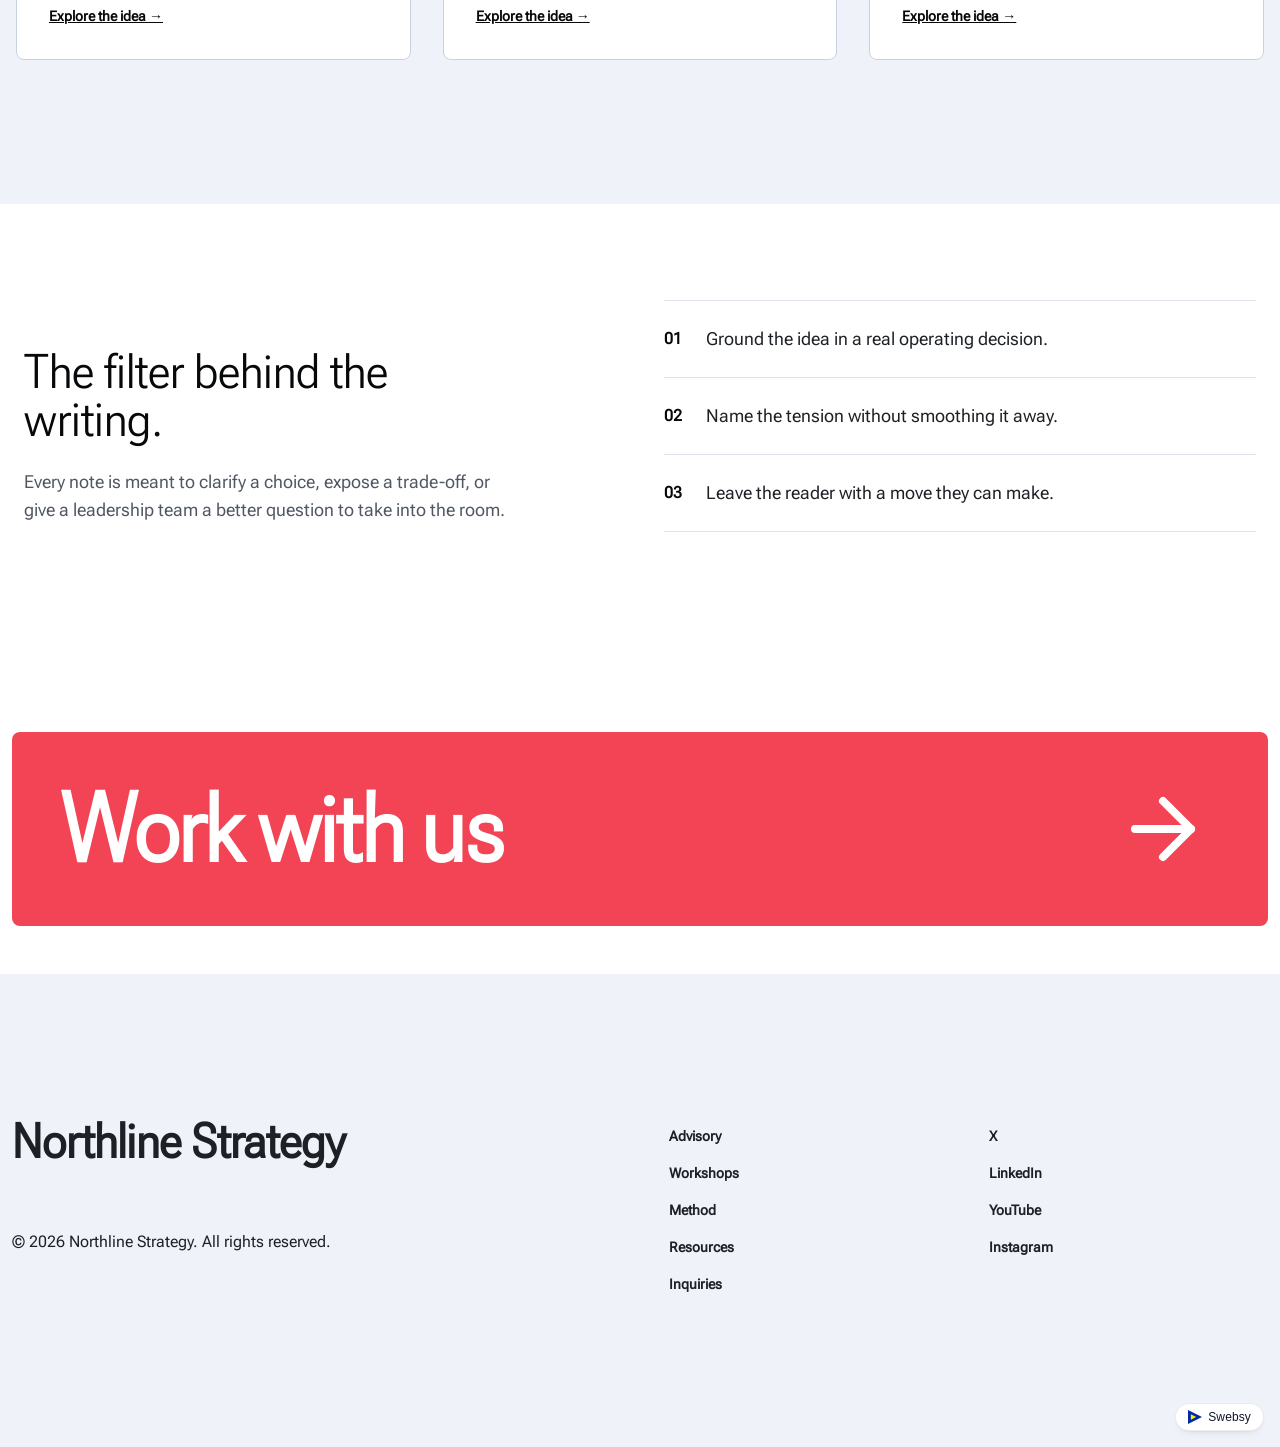
<file: insights.html>
<!DOCTYPE html>
<!--!  ✦  BUILT WITH SWEBSY  ✦  ────────────────────────────────────────────

  Generated file. We do not recommend editing it by hand.

    ·  Nothing here comes back. Swebsy edits its own project file, not
       this folder, so hand edits never reach the editor.
    ·  The next export overwrites this file completely.
    ·  Class names and file names are generated and change per build.

  Edit the design where it sticks:
  https://studio.swebsy.com/create?template=clarity&ref=export

  More in README.md, next to this file.
────────────────────────────────────────────  -->

<html lang="en" dir="ltr">
  <head>
    <!-- Basic Meta Tags -->
    <meta charset="UTF-8" />
    <meta name="viewport" content="width=device-width, initial-scale=1.0" />
    <title>Clarity — Find the edge. Move with focus</title>
    <meta name="description" content="A polished advisory template for consultants and strategy firms to present their method, proof, workshops, and inquiry path with confidence." />
    <meta name="robots" content="index, follow" />
    <!-- Open Graph Meta Tags -->
    <meta property="og:title" content="Clarity —  Find the edge. Move with focus" />
    <meta property="og:description" content="A polished advisory template for consultants and strategy firms to present their method, proof, workshops, and inquiry path with confidence." />
    <meta property="og:type" content="website" />
    <meta property="og:image" content="assets/og-card.png" />
    <!-- Twitter Card Meta Tags -->
    <meta name="twitter:card" content="summary_large_image" />
    <meta name="twitter:title" content="Clarity —  Find the edge. Move with focus" />
    <meta name="twitter:description" content="A polished advisory template for consultants and strategy firms to present their method, proof, workshops, and inquiry path with confidence." />
    <meta name="twitter:image" content="assets/og-card.png" />
    <link rel="preload" href="fonts/google-robotoflex-0.woff2" as="font" type="font/woff2" crossorigin="" />
    <link rel="preload" href="fonts/google-robotoflex-1.woff2" as="font" type="font/woff2" crossorigin="" />
    <link rel="preload" href="fonts/google-robotoflex-2.woff2" as="font" type="font/woff2" crossorigin="" />
    <link rel="preload" href="fonts/google-robotoflex-3.woff2" as="font" type="font/woff2" crossorigin="" />
    <link rel="preload" href="fonts/google-robotoflex-4.woff2" as="font" type="font/woff2" crossorigin="" />
    <link rel="preload" href="fonts/google-robotoflex-5.woff2" as="font" type="font/woff2" crossorigin="" />
    <!-- Swebsy color mode bootstrap -->
    <style>
      html.light {
        background: #ffffff;
        color: #1f2937;
        color-scheme: light;
      }

      html.dark {
        background: #030712;
        color: #f3f4f6;
        color-scheme: dark;
      }
    </style>
    <script>
      (function () {
        var storageKey = "swebsy:color-mode";
        var defaultMode = "system";
        var root = document.documentElement;
        function normalize(mode) {
          return mode === "light" || mode === "dark" || mode === "system" ? mode : null;
        }
        function readStoredMode() {
          try {
            return normalize(window.localStorage && window.localStorage.getItem(storageKey));
          } catch (_) {
            return null;
          }
        }
        function systemMode() {
          return window.matchMedia && window.matchMedia("(prefers-color-scheme: dark)").matches
            ? "dark"
            : "light";
        }
        function resolve(mode) {
          return mode === "system" ? systemMode() : mode;
        }
        var resolved = resolve(readStoredMode() || defaultMode);
        root.classList.remove("light", "dark");
        root.classList.add(resolved);
        root.style.colorScheme = resolved;
      })();
    </script>
    <!-- CSS Link -->
    <link rel="stylesheet" href="./css/styles.f85a4a43d3.css" />
  </head>

  <body>
    <div
      data-swebsy-block-id="insights-header-hero"
      data-swebsy-block='{"tags":["hero","header","navigation"],"description":"Photo-backed Insights header combining transparent responsive navigation, an editorial field-notes label, oversized title, and concise positioning copy on one continuous background."}'
      class="relative"
    >
      <div id="in3m4t" class="relative">
        <figure class="h-full w-full absolute inset-0 bg-black bg-black/60 backdrop-blur-sm"></figure>
        <div class="relative">
          <div id="iloye6" class="container pt-28 pb-16 md:pt-40 md:pb-24 lg:pt-56 lg:pb-36">
            <nav data-navbar-collapse-on="sm" id="ikylrz-2-5" class="navbar navbar-expand-sm xl:py-8 absolute top-0 left-0 right-0 z-10 w-full">
              <div data-navbar-part="container" id="i4z5vk-3" class="container">
                <a href="index.html" data-navbar-part="brand" id="irvyzx-3" class="navbar-brand"><b id="it7f2n-3" class="text-white">Northline Strategy</b></a
                ><button type="button" data-navbar-part="toggler" data-swebsy-toggle="collapse" data-swebsy-target="#navbarMenu-c27600" aria-controls="navbarMenu-c27600" aria-expanded="false" aria-label="Toggle navigation" id="idoci7-3" class="btn btn-icon navbar-toggler text-white">
                  <span data-icon-pack="stroke" data-icon-name="menu" data-icon-decorative="true" data-icon-label="" aria-hidden="true" id="iabynk-3" class="inline-flex items-center leading-none size-5 [--icon-stroke:2]"
                    ><svg xmlns="http://www.w3.org/2000/svg" width="100%" height="100%" viewBox="0 0 24 24" fill="none" stroke="currentColor" stroke-width="var(--icon-stroke, 2)" stroke-linecap="round" stroke-linejoin="round" aria-hidden="true">
                      <path d="M4 5h16" />
                      <path d="M4 12h16" />
                      <path d="M4 19h16" /></svg
                  ></span>
                </button>
                <div data-navbar-part="collapse" id="navbarMenuShared-2-5" class="collapse navbar-collapse">
                  <ul data-navbar-part="links" id="iw3wdj-2-3" class="navbar-nav ms-auto">
                    <li id="iepoiy-2-3" class="nav-item"><a href="./index.html" id="i0pqfq-2-2-3-2" class="nav-link text-white/70 active:text-white">Home</a></li>
                    <li id="iepoiy-2-4-2-5" class="nav-item"><a href="./about.html" id="i0pqfq-2-2-3-2-2-2-2-5" class="nav-link text-white/70 active:text-white">About</a></li>
                    <li id="iyphij-2-3" class="nav-item"><a href="./insights.html" id="io8cdr-2-2-3" class="nav-link text-white/70 active:text-white active" aria-current="page">Insights</a></li>
                    <li id="iju0s8-2-3" class="nav-item"><a href="./method.html" id="iogz97-2-2-3" class="nav-link text-white/70 active:text-white">Method</a></li>
                    <li id="iuc27j-3-2-3" class="nav-item mt-3 sm:mt-0 sm:ml-4"><a href="https://calendly.com/scheduling" id="ipch8r-3-2-3" class="btn btn-danger">Book a consult</a></li>
                  </ul>
                </div>
              </div>
            </nav>
            <div class="row">
              <div class="col-12 lg:col-9">
                <span data-animate-trigger="scroll" id="ig7xag" class="animate-soft-reveal-up badge badge-outline-neutral mb-8 text-white">Northline field notes</span>
                <h1 data-animate-trigger="scroll" id="iuan9q" class="animate-soft-reveal-up text-4xl md:text-5xl lg:text-7xl font-medium leading-tight mb-8 text-white">Ideas for clearer decisions.</h1>
                <p data-animate-trigger="scroll" id="igr0cx" class="animate-soft-reveal-up text-xl md:text-2xl text-neutral-300 max-w-4xl">Practical thinking for leaders shaping position, priorities, and the next move—written to be used, not admired.</p>
              </div>
            </div>
          </div>
        </div>
      </div>
    </div>
    <div data-swebsy-block-id="featured-insight" data-swebsy-block='{"tags":["content","cta"],"description":"Split editorial feature with compact article metadata, a large thought-leadership headline, supporting summary, and a clear reading link."}' class="bg-default py-16 md:py-24 lg:py-36">
      <div class="container">
        <div class="row g-12 items-start">
          <div class="col-12 lg:col-4">
            <p data-animate-trigger="scroll" id="ir29wl" class="animate-soft-reveal-up text-sm font-semibold tracking-widest uppercase text-muted mb-4">Featured insight · 01</p>
            <hr class="border-default mb-8" />
            <p data-animate-trigger="scroll" id="iy7ia6" class="animate-soft-reveal-up text-muted">Growth strategy</p>
            <p data-animate-trigger="scroll" id="i8itnh" class="animate-soft-reveal-up text-muted">8 minute read</p>
          </div>
          <div class="col-12 lg:col-8 mt-6 lg:mt-0">
            <h2 data-animate-trigger="scroll" id="ix570p" class="animate-soft-reveal-up text-3xl md:text-4xl lg:text-5xl font-medium leading-tight text-emphasis mb-6">The signal hiding inside your pipeline</h2>
            <p data-animate-trigger="scroll" id="ilvahg" class="animate-soft-reveal-up text-xl text-muted mb-8 max-w-3xl">
              When demand softens, the instinct is to add activity. The better move is to read the pattern: where conviction is rising, where it stalls, and what buyers are really choosing between.
            </p>
            <a href="./method.html" data-animate-trigger="scroll" id="ivlssu" class="animate-soft-reveal-up inline-flex items-center gap-2 font-semibold text-emphasis"
              >Read the point of view<span data-icon-pack="stroke" data-icon-name="arrow-up-right" data-icon-decorative="true" data-icon-label="" aria-hidden="true" class="inline-flex items-center leading-none size-5 [--icon-stroke:2]"
                ><svg xmlns="http://www.w3.org/2000/svg" width="100%" height="100%" viewBox="0 0 24 24" fill="none" stroke="currentColor" stroke-width="var(--icon-stroke, 2)" stroke-linecap="round" stroke-linejoin="round" aria-hidden="true">
                  <path d="M7 7h10v10" />
                  <path d="M7 17 17 7" /></svg></span
            ></a>
          </div>
        </div>
      </div>
    </div>
    <div id="ieuyj8" data-swebsy-block-id="insight-library" data-swebsy-block='{"tags":["content","card"],"description":"Muted latest-thinking section with an editorial heading and three equal-height article cards arranged in a responsive grid."}' class="bg-muted py-16 md:py-24 lg:py-36">
      <div id="iyb21g" class="container">
        <div class="row mb-12 items-end">
          <div class="col-12 lg:col-8">
            <p data-animate-trigger="scroll" id="inc5wi" class="animate-soft-reveal-up text-sm font-semibold tracking-widest uppercase text-muted mb-4">Latest thinking</p>
            <h2 data-animate-trigger="scroll" id="iiftwy" class="animate-soft-reveal-up text-3xl md:text-4xl lg:text-5xl font-medium text-emphasis">Useful before the next meeting.</h2>
          </div>
        </div>
        <div id="iuofje" class="row g-8 items-stretch">
          <div id="ib1ggf" class="col-12 md:col-6 lg:col-4 flex">
            <div data-animate-trigger="scroll" id="ifru19" class="animate-soft-reveal-up card w-full h-full flex flex-col bg-default">
              <div class="card-body p-8 h-full flex flex-col">
                <p class="text-sm font-semibold text-muted mb-10">POSITIONING · 6 MIN</p>
                <h3 class="text-2xl font-medium text-emphasis mb-4">A sharper category starts with a narrower claim</h3>
                <p class="text-muted mb-8">Why credible constraint creates more commercial room than a broad promise.</p>
                <a href="./method.html" class="font-semibold text-emphasis mt-auto">Explore the idea →</a>
              </div>
            </div>
          </div>
          <div id="ik2h3s" class="col-12 md:col-6 lg:col-4 flex">
            <div data-animate-trigger="scroll" id="igv2s4" class="animate-soft-reveal-up card w-full h-full flex flex-col bg-default">
              <div class="card-body p-8 h-full flex flex-col">
                <p class="text-sm font-semibold text-muted mb-10">PORTFOLIO · 7 MIN</p>
                <h3 class="text-2xl font-medium text-emphasis mb-4">Stop treating every offer as a priority</h3>
                <p class="text-muted mb-8">A simple way to decide what deserves investment, repair, or a graceful exit.</p>
                <a href="./method.html" class="font-semibold text-emphasis mt-auto">Explore the idea →</a>
              </div>
            </div>
          </div>
          <div id="ifvyqk" class="col-12 md:col-6 lg:col-4 flex">
            <div data-animate-trigger="scroll" id="iqn6dc" class="animate-soft-reveal-up card w-full h-full flex flex-col bg-default">
              <div class="card-body p-8 h-full flex flex-col">
                <p class="text-sm font-semibold text-muted mb-10">MOMENTUM · 5 MIN</p>
                <h3 class="text-2xl font-medium text-emphasis mb-4">Strategy is a sequence, not a reveal</h3>
                <p class="text-muted mb-8">How visible decisions and short feedback loops turn direction into movement.</p>
                <a href="./method.html" class="font-semibold text-emphasis mt-auto">Explore the idea →</a>
              </div>
            </div>
          </div>
        </div>
      </div>
    </div>
    <div
      id="if9h1g"
      data-swebsy-block-id="insight-principles"
      data-swebsy-block='{"tags":["content","process"],"description":"Split editorial principles section pairing a concise writing philosophy with three numbered rules separated by subtle dividers."}'
      class="bg-default py-16 md:py-24 lg:py-36"
    >
      <div class="container">
        <div class="row g-12">
          <div class="col-12 lg:col-5">
            <h2 data-animate-trigger="scroll" id="ious11" class="animate-soft-reveal-up text-3xl md:text-4xl lg:text-5xl font-medium text-emphasis mb-6">The filter behind the writing.</h2>
            <p data-animate-trigger="scroll" id="iylw7u" class="animate-soft-reveal-up text-lg text-muted">Every note is meant to clarify a choice, expose a trade-off, or give a leadership team a better question to take into the room.</p>
          </div>
          <div class="col-12 lg:col-6 lg:offset-1 mt-6 lg:mt-0">
            <div class="border-t border-subtle py-6 flex items-center gap-6">
              <p data-animate-trigger="scroll" id="iwpcih" class="animate-soft-reveal-up font-semibold text-emphasis mb-0">01</p>
              <p data-animate-trigger="scroll" id="iitw2o" class="animate-soft-reveal-up text-lg text-default mb-0">Ground the idea in a real operating decision.</p>
            </div>
            <div class="border-t border-subtle py-6 flex items-center gap-6">
              <p data-animate-trigger="scroll" id="iiik2u" class="animate-soft-reveal-up font-semibold text-emphasis mb-0">02</p>
              <p data-animate-trigger="scroll" id="iuq2up" class="animate-soft-reveal-up text-lg text-default mb-0">Name the tension without smoothing it away.</p>
            </div>
            <div class="border-t border-b border-subtle py-6 flex items-center gap-6">
              <p data-animate-trigger="scroll" id="ism3ap" class="animate-soft-reveal-up font-semibold text-emphasis mb-0">03</p>
              <p data-animate-trigger="scroll" id="iryj9k" class="animate-soft-reveal-up text-lg text-default mb-0">Leave the reader with a move they can make.</p>
            </div>
          </div>
        </div>
      </div>
    </div>
    <div data-swebsy-source-block="artup-cta-with-full-width-btn" data-swebsy-source-version="1" data-swebsy-block-id="cta" data-swebsy-block='{"tags":["cta"],"description":"Full-width coral call-to-action band with oversized copy and a prominent arrow link."}' id="HZM1y5K_-2-3" class="my-12">
      <div id="e9uispFl-2-3" class="container">
        <a href="mailto:hello@example.com" id="W9kbXaON-2-2-2-2" data-animate-trigger="scroll" class="animate-soft-reveal-up btn btn-danger group sm:text-2xl p-12"
          ><span id="zYq_lSF0-2-2-2-2" class="text-4xl sm:text-5xl md:text-6xl xl:text-8xl whitespace-nowrap">Work with us</span
          ><span
            data-icon-pack="stroke"
            data-icon-name="arrow-right"
            data-icon-decorative="true"
            data-icon-label=""
            aria-hidden="true"
            id="OPyAy-h0-2-2-2-2"
            class="[--icon-stroke:2] inline-flex items-center leading-none transition-transform duration-500 group-hover:translate-x-2 -translate-x-2 size-12 md:size-18 lg:size-24 ms-auto"
            ><svg xmlns="http://www.w3.org/2000/svg" width="100%" height="100%" viewBox="0 0 24 24" fill="none" stroke="currentColor" stroke-width="var(--icon-stroke, 2)" stroke-linecap="round" stroke-linejoin="round" aria-hidden="true">
              <path d="M5 12h14" />
              <path d="m12 5 7 7-7 7" /></svg></span
        ></a>
      </div>
    </div>
    <div data-swebsy-block-id="footer" data-swebsy-block='{"tags":["footer","navigation","copyright"],"description":"Spacious multi-column footer with the firm name, copyright line, service links, and social navigation."}' id="io6mmk-2-3" class="bg-muted xl:py-36 py-12 lg:py-24">
      <div id="ic1h1h-2-3" class="container">
        <div id="ioplv8-2-3" class="row">
          <div id="idkb2f-2-3" class="sm:col-6">
            <h2 id="ind0by-2-2-2-2" data-animate-trigger="scroll" class="animate-soft-reveal-up text-4xl sm:text-5xl mb-4">Northline Strategy</h2>
            <p id="i6qt6c-2-2-2-2" data-animate-trigger="scroll" class="animate-soft-reveal-up mt-16 mb-8">© 2026 Northline Strategy. All rights reserved.</p>
          </div>
          <div id="ici9z7-2-3" class="flex col-6 sm:col-3">
            <a href="#" id="ishkqw-2-3" data-animate-trigger="scroll" class="animate-soft-reveal-up btn btn-text-neutral">Advisory</a><a href="#" id="i8bk37-2-3" data-animate-trigger="scroll" class="animate-soft-reveal-up btn btn-text-neutral">Workshops</a
            ><a href="#" id="irkobq-2-3" data-animate-trigger="scroll" class="animate-soft-reveal-up btn btn-text-neutral">Method</a><a href="#" id="irrph1-2-3" data-animate-trigger="scroll" class="animate-soft-reveal-up btn btn-text-neutral">Resources</a
            ><a href="#" id="i1b39p-2-3" data-animate-trigger="scroll" class="animate-soft-reveal-up btn btn-text-neutral">Inquiries</a>
          </div>
          <div id="ik8vbh-2-3" class="flex col-6 sm:col-3">
            <a href="#" id="i7vvt7-2-3" data-animate-trigger="scroll" class="animate-soft-reveal-up btn btn-text-neutral">X</a><a href="#" id="in8wic-2-3" data-animate-trigger="scroll" class="animate-soft-reveal-up btn btn-text-neutral">LinkedIn</a
            ><a href="#" id="iqtjfg-2-3" data-animate-trigger="scroll" class="animate-soft-reveal-up btn btn-text-neutral">YouTube</a><a href="#" id="ihaigo-2-3" data-animate-trigger="scroll" class="animate-soft-reveal-up btn btn-text-neutral">Instagram</a>
          </div>
        </div>
      </div>
    </div>
  </body>
  <!-- Swebsy Component Scripts -->
  <script src="./js/swebsy-components.db948af420.js" defer></script>
  <!-- Scroll Animation Observer -->
  <script src="js/swebsy-scroll-observer.5f2059a125.js"></script>
  <noscript
    ><style>
      [data-animate-trigger]{opacity:1!important;animation:none!important}
    </style></noscript
  >

  <!-- Swebsy Branding -->
  <a href="https://swebsy.com?utm_source=badge&utm_medium=referral" target="_blank" rel="noopener noreferrer" class="swebsy-badge" aria-label="Made with Swebsy">
    <svg class="swebsy-badge-mark" width="14" height="14" viewBox="0 0 128 128" xmlns="http://www.w3.org/2000/svg" aria-hidden="true">
      <path class="swebsy-badge-mark-outer" d="M128 64L0 0L0 128L128 64Z" />
      <path class="swebsy-badge-mark-inner" d="M75 63.5L26 39L26 88L75 63.5Z" />
    </svg>
    <span class="swebsy-badge-text">Swebsy</span>
  </a>
</html>
</file>
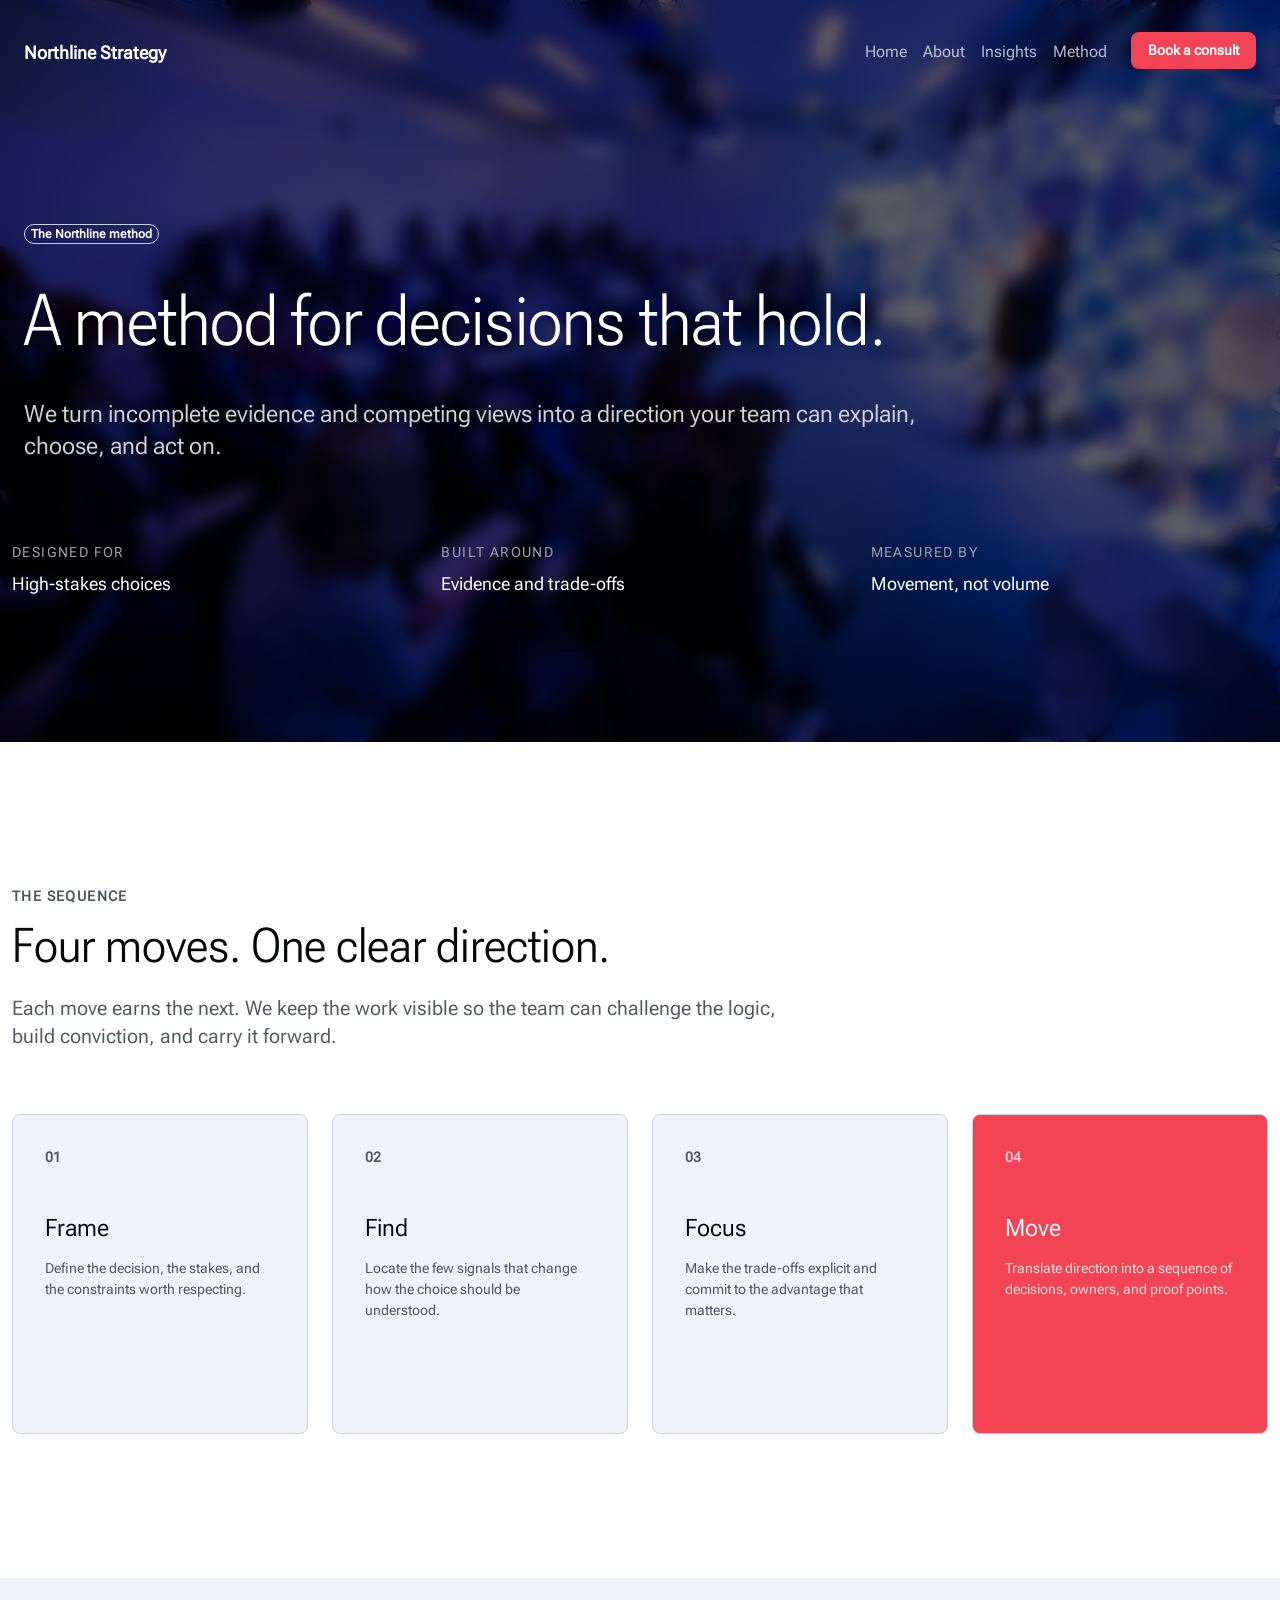
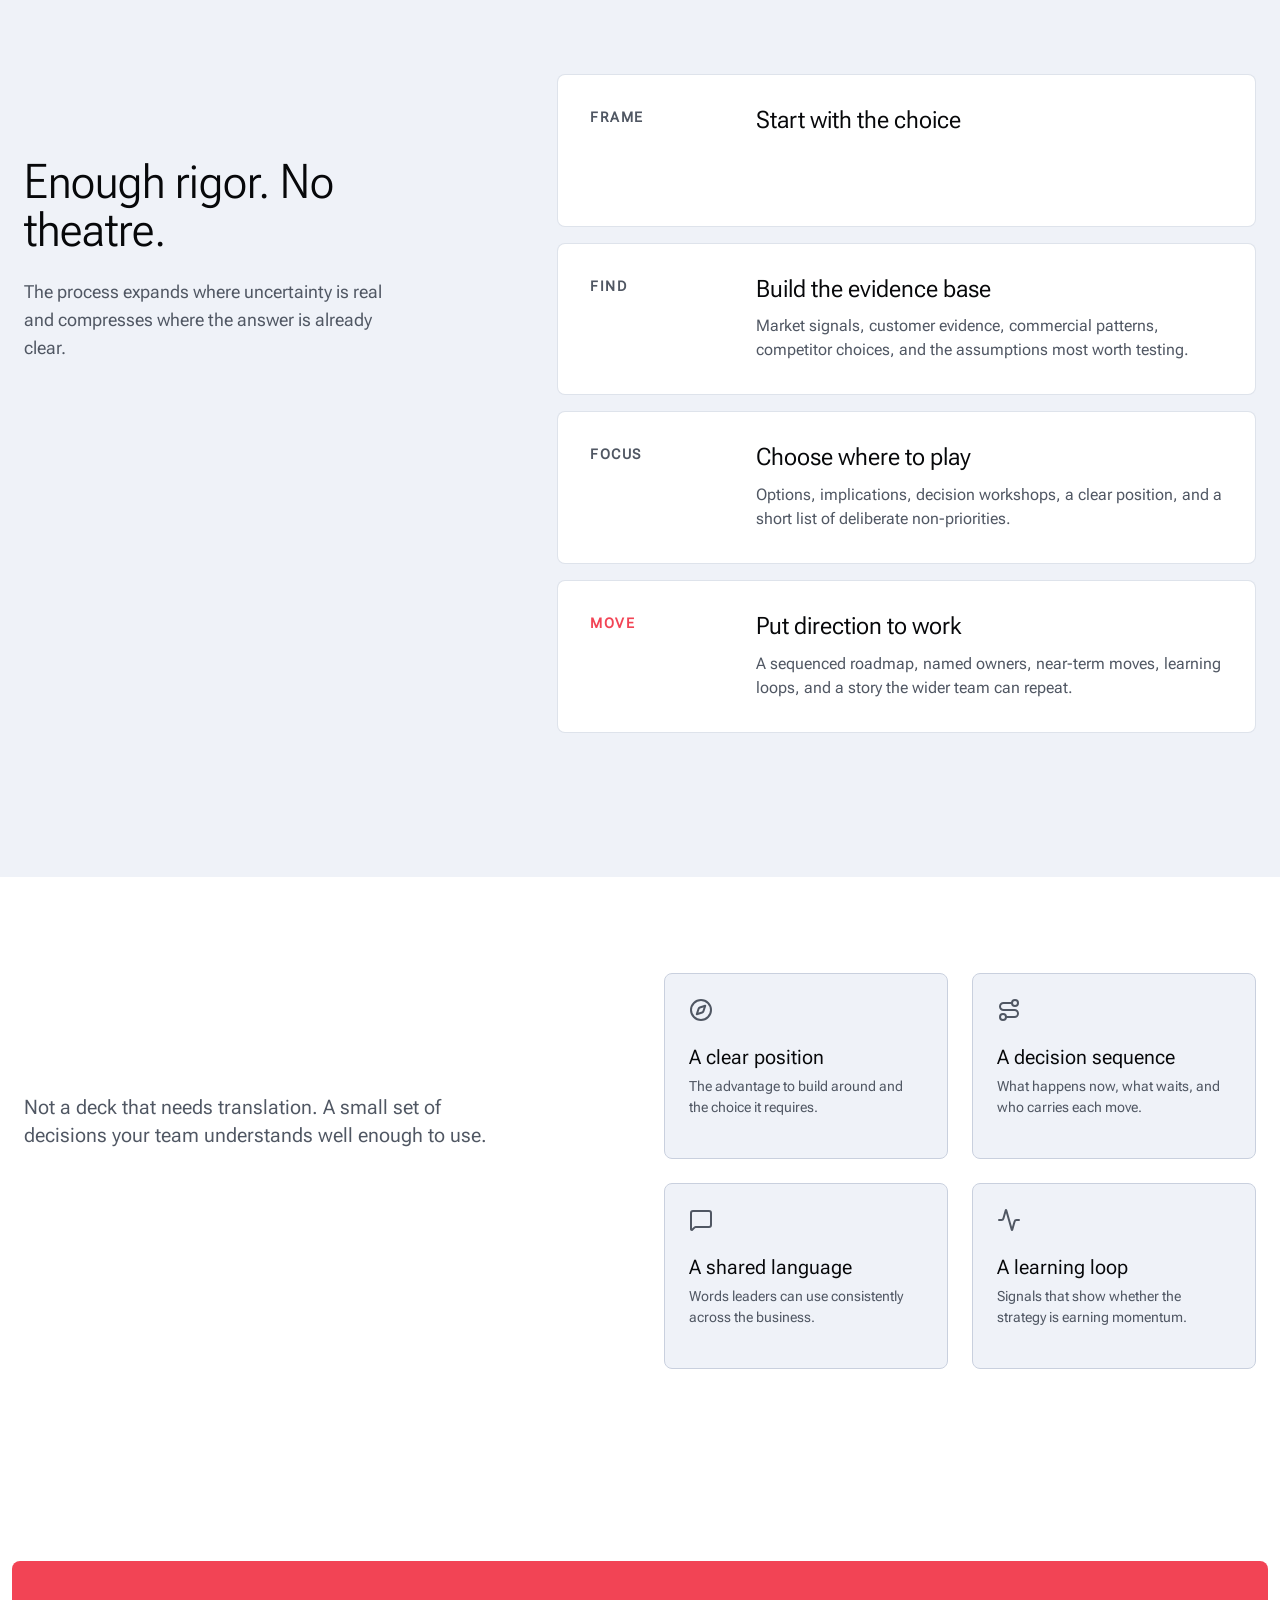
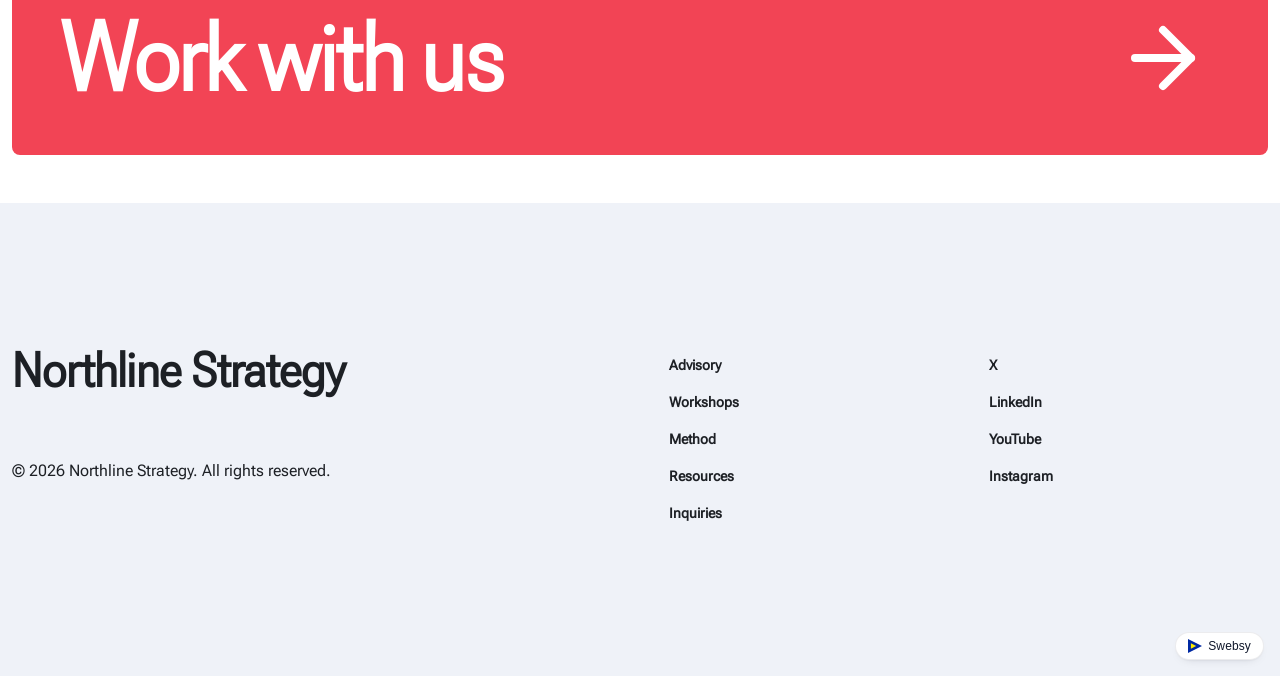
<file: method.html>
<!DOCTYPE html>
<!--!  ✦  BUILT WITH SWEBSY  ✦  ────────────────────────────────────────────

  Generated file. We do not recommend editing it by hand.

    ·  Nothing here comes back. Swebsy edits its own project file, not
       this folder, so hand edits never reach the editor.
    ·  The next export overwrites this file completely.
    ·  Class names and file names are generated and change per build.

  Edit the design where it sticks:
  https://studio.swebsy.com/create?template=clarity&ref=export

  More in README.md, next to this file.
────────────────────────────────────────────  -->

<html lang="en" dir="ltr">
  <head>
    <!-- Basic Meta Tags -->
    <meta charset="UTF-8" />
    <meta name="viewport" content="width=device-width, initial-scale=1.0" />
    <title>Clarity — Find the edge. Move with focus</title>
    <meta name="description" content="A polished advisory template for consultants and strategy firms to present their method, proof, workshops, and inquiry path with confidence." />
    <meta name="robots" content="index, follow" />
    <!-- Open Graph Meta Tags -->
    <meta property="og:title" content="Clarity —  Find the edge. Move with focus" />
    <meta property="og:description" content="A polished advisory template for consultants and strategy firms to present their method, proof, workshops, and inquiry path with confidence." />
    <meta property="og:type" content="website" />
    <meta property="og:image" content="assets/og-card.png" />
    <!-- Twitter Card Meta Tags -->
    <meta name="twitter:card" content="summary_large_image" />
    <meta name="twitter:title" content="Clarity —  Find the edge. Move with focus" />
    <meta name="twitter:description" content="A polished advisory template for consultants and strategy firms to present their method, proof, workshops, and inquiry path with confidence." />
    <meta name="twitter:image" content="assets/og-card.png" />
    <link rel="preload" href="fonts/google-robotoflex-0.woff2" as="font" type="font/woff2" crossorigin="" />
    <link rel="preload" href="fonts/google-robotoflex-1.woff2" as="font" type="font/woff2" crossorigin="" />
    <link rel="preload" href="fonts/google-robotoflex-2.woff2" as="font" type="font/woff2" crossorigin="" />
    <link rel="preload" href="fonts/google-robotoflex-3.woff2" as="font" type="font/woff2" crossorigin="" />
    <link rel="preload" href="fonts/google-robotoflex-4.woff2" as="font" type="font/woff2" crossorigin="" />
    <link rel="preload" href="fonts/google-robotoflex-5.woff2" as="font" type="font/woff2" crossorigin="" />
    <!-- Swebsy color mode bootstrap -->
    <style>
      html.light {
        background: #ffffff;
        color: #1f2937;
        color-scheme: light;
      }

      html.dark {
        background: #030712;
        color: #f3f4f6;
        color-scheme: dark;
      }
    </style>
    <script>
      (function () {
        var storageKey = "swebsy:color-mode";
        var defaultMode = "system";
        var root = document.documentElement;
        function normalize(mode) {
          return mode === "light" || mode === "dark" || mode === "system" ? mode : null;
        }
        function readStoredMode() {
          try {
            return normalize(window.localStorage && window.localStorage.getItem(storageKey));
          } catch (_) {
            return null;
          }
        }
        function systemMode() {
          return window.matchMedia && window.matchMedia("(prefers-color-scheme: dark)").matches
            ? "dark"
            : "light";
        }
        function resolve(mode) {
          return mode === "system" ? systemMode() : mode;
        }
        var resolved = resolve(readStoredMode() || defaultMode);
        root.classList.remove("light", "dark");
        root.classList.add(resolved);
        root.style.colorScheme = resolved;
      })();
    </script>
    <!-- CSS Link -->
    <link rel="stylesheet" href="./css/styles.f85a4a43d3.css" />
  </head>

  <body>
    <div
      data-swebsy-block-id="method-header-hero"
      data-swebsy-block='{"tags":["hero","header","navigation","process"],"description":"Photo-backed Method header combining transparent responsive navigation, an oversized title, explanatory copy, and three decision-method facts on one continuous background."}'
      class="relative"
    >
      <nav data-navbar-collapse-on="sm" id="ikylrz-2-2" class="navbar navbar-expand-sm xl:py-8 absolute top-0 left-0 right-0 z-10 w-full">
        <div data-navbar-part="container" id="i2ah4d" class="container">
          <a href="index.html" data-navbar-part="brand" id="itjxol" class="navbar-brand"><b id="iadbep" class="text-white">Northline Strategy</b></a
          ><button type="button" data-navbar-part="toggler" data-swebsy-toggle="collapse" data-swebsy-target="#navbarMenu-c27600" aria-controls="navbarMenu-c27600" aria-expanded="false" aria-label="Toggle navigation" id="icx72e" class="btn btn-icon navbar-toggler text-white">
            <span data-icon-pack="stroke" data-icon-name="menu" data-icon-decorative="true" data-icon-label="" aria-hidden="true" id="ipdius" class="inline-flex items-center leading-none size-5 [--icon-stroke:2]"
              ><svg xmlns="http://www.w3.org/2000/svg" width="100%" height="100%" viewBox="0 0 24 24" fill="none" stroke="currentColor" stroke-width="var(--icon-stroke, 2)" stroke-linecap="round" stroke-linejoin="round" aria-hidden="true">
                <path d="M4 5h16" />
                <path d="M4 12h16" />
                <path d="M4 19h16" /></svg
            ></span>
          </button>
          <div id="navbarMenuShared-2-2" data-navbar-part="collapse" class="collapse navbar-collapse">
            <ul data-navbar-part="links" id="iw3wdj" class="navbar-nav ms-auto">
              <li id="iepoiy" class="nav-item"><a href="./index.html" id="i0pqfq-2-2-3-2-3" class="nav-link text-white/70 active:text-white">Home</a></li>
              <li id="iepoiy-2-4-2-3" class="nav-item"><a href="./about.html" id="i0pqfq-2-2-3-2-2-2-2-3" class="nav-link text-white/70 active:text-white">About</a></li>
              <li id="iyphij" class="nav-item"><a href="./insights.html" id="io8cdr-2" class="nav-link text-white/70 active:text-white">Insights</a></li>
              <li id="iju0s8" class="nav-item"><a href="./method.html" id="iogz97-2" class="nav-link text-white/70 active:text-white active" aria-current="page">Method</a></li>
              <li id="iuc27j-3" class="nav-item mt-3 sm:mt-0 sm:ml-4"><a href="https://calendly.com/scheduling" id="ipch8r-3" class="btn btn-danger">Book a consult</a></li>
            </ul>
          </div>
        </div>
      </nav>
      <div id="i7kexk" class="relative">
        <figure class="h-full w-full absolute inset-0 bg-black bg-black/60 backdrop-blur-sm"></figure>
        <div class="relative">
          <div class="container pt-28 pb-16 md:pt-40 md:pb-24 lg:pt-56 lg:pb-36">
            <div class="row g-12">
              <div class="col-12 lg:col-9">
                <span data-animate-trigger="scroll" id="in5fvl" class="animate-soft-reveal-up badge badge-outline-neutral mb-8 text-white">The Northline method</span>
                <h1 data-animate-trigger="scroll" id="i676ub" class="animate-soft-reveal-up text-4xl md:text-5xl lg:text-7xl font-medium leading-tight mb-8 text-white">A method for decisions that hold.</h1>
                <p data-animate-trigger="scroll" id="i1rifh" class="animate-soft-reveal-up text-xl md:text-2xl text-neutral-300 max-w-4xl">We turn incomplete evidence and competing views into a direction your team can explain, choose, and act on.</p>
              </div>
            </div>
            <div id="iigflz" class="grid grid-cols-1 md:grid-cols-3 gap-y-6 md:gap-y-0 md:gap-x-8 mt-16 items-start">
              <div class="min-w-0">
                <p data-animate-trigger="scroll" id="im5vwp" class="animate-soft-reveal-up text-sm uppercase tracking-widest text-neutral-400 mb-2">Designed for</p>
                <p data-animate-trigger="scroll" id="ings4z" class="animate-soft-reveal-up text-lg text-white mb-0">High-stakes choices</p>
              </div>
              <div class="min-w-0">
                <p data-animate-trigger="scroll" id="ic2ji7" class="animate-soft-reveal-up text-sm uppercase tracking-widest text-neutral-400 mb-2">Built around</p>
                <p data-animate-trigger="scroll" id="it14np" class="animate-soft-reveal-up text-lg text-white mb-0">Evidence and trade-offs</p>
              </div>
              <div class="min-w-0">
                <p data-animate-trigger="scroll" id="ilg9j2" class="animate-soft-reveal-up text-sm uppercase tracking-widest text-neutral-400 mb-2">Measured by</p>
                <p data-animate-trigger="scroll" id="io6geh" class="animate-soft-reveal-up text-lg text-white mb-0">Movement, not volume</p>
              </div>
            </div>
          </div>
        </div>
      </div>
    </div>
    <div
      id="ieouks"
      data-swebsy-block-id="four-move-process"
      data-swebsy-block='{"tags":["process","card","content"],"description":"Professional four-step process section with a concise introduction and four equal-height decision cards, ending in a high-contrast action step."}'
      class="bg-default py-16 md:py-24 lg:py-36"
    >
      <div class="container">
        <div class="row mb-12">
          <div class="col-12 lg:col-8">
            <p data-animate-trigger="scroll" id="i7bjom" class="animate-soft-reveal-up text-sm font-semibold tracking-widest uppercase text-muted mb-4">The sequence</p>
            <h2 data-animate-trigger="scroll" id="io9eki" class="animate-soft-reveal-up text-3xl md:text-4xl lg:text-5xl font-medium text-emphasis mb-6">Four moves. One clear direction.</h2>
            <p data-animate-trigger="scroll" id="ibbhwq" class="animate-soft-reveal-up text-xl text-muted max-w-3xl">Each move earns the next. We keep the work visible so the team can challenge the logic, build conviction, and carry it forward.</p>
          </div>
        </div>
        <div id="iher9k" class="row g-6 items-stretch">
          <div id="i02gnp" class="col-12 md:col-3 flex">
            <div data-animate-trigger="scroll" id="ilpqae" class="animate-soft-reveal-up card w-full flex flex-col bg-muted md:h-80">
              <div class="card-body p-8 h-full flex flex-col">
                <p class="text-sm font-semibold text-muted mb-12">01</p>
                <h3 class="text-2xl font-medium text-emphasis mb-4">Frame</h3>
                <p class="text-muted">Define the decision, the stakes, and the constraints worth respecting.</p>
              </div>
            </div>
          </div>
          <div id="ik49lh" class="col-12 md:col-3 flex">
            <div data-animate-trigger="scroll" id="isnc9b" class="animate-soft-reveal-up card w-full flex flex-col bg-muted md:h-80">
              <div class="card-body p-8 h-full flex flex-col">
                <p class="text-sm font-semibold text-muted mb-12">02</p>
                <h3 class="text-2xl font-medium text-emphasis mb-4">Find</h3>
                <p class="text-muted">Locate the few signals that change how the choice should be understood.</p>
              </div>
            </div>
          </div>
          <div id="ituerd" class="col-12 md:col-3 flex">
            <div data-animate-trigger="scroll" id="i27muh" class="animate-soft-reveal-up card w-full flex flex-col bg-muted md:h-80">
              <div class="card-body p-8 h-full flex flex-col">
                <p class="text-sm font-semibold text-muted mb-12">03</p>
                <h3 class="text-2xl font-medium text-emphasis mb-4">Focus</h3>
                <p class="text-muted">Make the trade-offs explicit and commit to the advantage that matters.</p>
              </div>
            </div>
          </div>
          <div id="i9fhtj" class="col-12 md:col-3 flex">
            <div data-animate-trigger="scroll" id="i9okrl" class="animate-soft-reveal-up card w-full flex flex-col bg-danger md:h-80">
              <div class="card-body p-8 h-full flex flex-col">
                <p class="text-sm font-semibold text-white/70 mb-12">04</p>
                <h3 class="text-2xl font-medium text-white mb-4">Move</h3>
                <p class="text-white/80">Translate direction into a sequence of decisions, owners, and proof points.</p>
              </div>
            </div>
          </div>
        </div>
      </div>
    </div>
    <div
      id="i3t19m"
      data-swebsy-block-id="method-detail-cards"
      data-swebsy-block='{"tags":["process","content","card"],"description":"Muted split process section pairing a compact method introduction with four stacked stage cards that explain the work in detail."}'
      class="bg-muted py-16 md:py-24 lg:py-36"
    >
      <div class="container">
        <div class="row g-12">
          <div class="col-12 lg:col-4">
            <p data-animate-trigger="scroll" id="ifwvqi" class="animate-soft-reveal-up text-sm font-semibold tracking-widest uppercase text-muted mb-4">How the work runs</p>
            <h2 data-animate-trigger="scroll" id="i1padz" class="animate-soft-reveal-up text-3xl md:text-4xl lg:text-5xl font-medium text-emphasis mb-6">Enough rigor. No theatre.</h2>
            <p data-animate-trigger="scroll" id="ink72v" class="animate-soft-reveal-up text-lg text-muted">The process expands where uncertainty is real and compresses where the answer is already clear.</p>
          </div>
          <div id="iza3hl" class="col-12 lg:col-7 lg:offset-1 mt-6 lg:mt-0 flex flex-col gap-4">
            <div class="bg-default border border-subtle rounded-lg p-6 md:p-8">
              <div class="row g-4 md:g-8 items-start">
                <div class="col-12 md:col-3"><p data-animate-trigger="scroll" id="izo01g" class="animate-soft-reveal-up text-sm uppercase tracking-widest font-semibold text-muted mb-0">FRAME</p></div>
                <div class="col-12 md:col-9">
                  <h3 data-animate-trigger="scroll" id="ike9s7" class="animate-soft-reveal-up text-xl md:text-2xl font-medium text-emphasis mb-3">Start with the choice</h3>
                  <p data-animate-trigger="scroll" id="i885ws" class="animate-soft-reveal-up text-muted mb-0">Leadership interviews, decision framing, constraints, success measures, and a shared working question.</p>
                </div>
              </div>
            </div>
            <div class="bg-default border border-subtle rounded-lg p-6 md:p-8">
              <div class="row g-4 md:g-8 items-start">
                <div class="col-12 md:col-3"><p data-animate-trigger="scroll" id="ivukye" class="animate-soft-reveal-up text-sm uppercase tracking-widest font-semibold text-muted mb-0">FIND</p></div>
                <div class="col-12 md:col-9">
                  <h3 data-animate-trigger="scroll" id="i9uths" class="animate-soft-reveal-up text-xl md:text-2xl font-medium text-emphasis mb-3">Build the evidence base</h3>
                  <p data-animate-trigger="scroll" id="if6zwk" class="animate-soft-reveal-up text-muted mb-0">Market signals, customer evidence, commercial patterns, competitor choices, and the assumptions most worth testing.</p>
                </div>
              </div>
            </div>
            <div class="bg-default border border-subtle rounded-lg p-6 md:p-8">
              <div class="row g-4 md:g-8 items-start">
                <div class="col-12 md:col-3"><p data-animate-trigger="scroll" id="ivf29f" class="animate-soft-reveal-up text-sm uppercase tracking-widest font-semibold text-muted mb-0">FOCUS</p></div>
                <div class="col-12 md:col-9">
                  <h3 data-animate-trigger="scroll" id="ixkjig" class="animate-soft-reveal-up text-xl md:text-2xl font-medium text-emphasis mb-3">Choose where to play</h3>
                  <p data-animate-trigger="scroll" id="ibge7v" class="animate-soft-reveal-up text-muted mb-0">Options, implications, decision workshops, a clear position, and a short list of deliberate non-priorities.</p>
                </div>
              </div>
            </div>
            <div class="bg-default border border-subtle rounded-lg p-6 md:p-8">
              <div class="row g-4 md:g-8 items-start">
                <div class="col-12 md:col-3"><p data-animate-trigger="scroll" id="icms1j" class="animate-soft-reveal-up text-sm uppercase tracking-widest font-semibold text-danger mb-0">MOVE</p></div>
                <div class="col-12 md:col-9">
                  <h3 data-animate-trigger="scroll" id="i43zbd" class="animate-soft-reveal-up text-xl md:text-2xl font-medium text-emphasis mb-3">Put direction to work</h3>
                  <p data-animate-trigger="scroll" id="id53d1" class="animate-soft-reveal-up text-muted mb-0">A sequenced roadmap, named owners, near-term moves, learning loops, and a story the wider team can repeat.</p>
                </div>
              </div>
            </div>
          </div>
        </div>
      </div>
    </div>
    <div
      id="ix5nbb"
      data-swebsy-block-id="method-outcomes-grid"
      data-swebsy-block='{"tags":["features","content","card"],"description":"Outcome-focused split section pairing a concise value statement with a responsive two-by-two grid of icon-led deliverable cards."}'
      class="bg-default py-16 md:py-24 lg:py-36"
    >
      <div class="container">
        <div class="row g-12 items-start">
          <div class="col-12 lg:col-5">
            <h2 data-animate-trigger="scroll" id="iwlzjj" class="animate-soft-reveal-up text-3xl md:text-4xl lg:text-5xl font-medium text-emphasis mb-6">What leaves the room.</h2>
            <p data-animate-trigger="scroll" id="iythyo" class="animate-soft-reveal-up text-xl text-muted">Not a deck that needs translation. A small set of decisions your team understands well enough to use.</p>
          </div>
          <div class="col-12 lg:col-6 lg:offset-1 mt-6 lg:mt-0">
            <div class="grid grid-cols-1 sm:grid-cols-2 gap-6">
              <div data-animate-trigger="scroll" id="ii7iaz" class="animate-soft-reveal-up card bg-muted">
                <div class="card-body p-6">
                  <span data-icon-pack="stroke" data-icon-name="compass" data-icon-decorative="true" data-icon-label="" aria-hidden="true" class="inline-flex items-center leading-none size-6 [--icon-stroke:2] mb-6"
                    ><svg xmlns="http://www.w3.org/2000/svg" width="100%" height="100%" viewBox="0 0 24 24" fill="none" stroke="currentColor" stroke-width="var(--icon-stroke, 2)" stroke-linecap="round" stroke-linejoin="round" aria-hidden="true">
                      <circle cx="12" cy="12" r="10" />
                      <path d="m16.24 7.76-1.804 5.411a2 2 0 0 1-1.265 1.265L7.76 16.24l1.804-5.411a2 2 0 0 1 1.265-1.265z" /></svg
                  ></span>
                  <h3 class="text-xl font-medium text-emphasis mb-2">A clear position</h3>
                  <p class="text-muted">The advantage to build around and the choice it requires.</p>
                </div>
              </div>
              <div data-animate-trigger="scroll" id="izgamg" class="animate-soft-reveal-up card bg-muted">
                <div class="card-body p-6">
                  <span data-icon-pack="stroke" data-icon-name="route" data-icon-decorative="true" data-icon-label="" aria-hidden="true" class="inline-flex items-center leading-none size-6 [--icon-stroke:2] mb-6"
                    ><svg xmlns="http://www.w3.org/2000/svg" width="100%" height="100%" viewBox="0 0 24 24" fill="none" stroke="currentColor" stroke-width="var(--icon-stroke, 2)" stroke-linecap="round" stroke-linejoin="round" aria-hidden="true">
                      <circle cx="6" cy="19" r="3" />
                      <path d="M9 19h8.5a3.5 3.5 0 0 0 0-7h-11a3.5 3.5 0 0 1 0-7H15" />
                      <circle cx="18" cy="5" r="3" /></svg
                  ></span>
                  <h3 class="text-xl font-medium text-emphasis mb-2">A decision sequence</h3>
                  <p class="text-muted">What happens now, what waits, and who carries each move.</p>
                </div>
              </div>
              <div data-animate-trigger="scroll" id="iutjlk" class="animate-soft-reveal-up card bg-muted">
                <div class="card-body p-6">
                  <span data-icon-pack="stroke" data-icon-name="message-square" data-icon-decorative="true" data-icon-label="" aria-hidden="true" class="inline-flex items-center leading-none size-6 [--icon-stroke:2] mb-6"
                    ><svg xmlns="http://www.w3.org/2000/svg" width="100%" height="100%" viewBox="0 0 24 24" fill="none" stroke="currentColor" stroke-width="var(--icon-stroke, 2)" stroke-linecap="round" stroke-linejoin="round" aria-hidden="true">
                      <path d="M22 17a2 2 0 0 1-2 2H6.828a2 2 0 0 0-1.414.586l-2.202 2.202A.71.71 0 0 1 2 21.286V5a2 2 0 0 1 2-2h16a2 2 0 0 1 2 2z" /></svg
                  ></span>
                  <h3 class="text-xl font-medium text-emphasis mb-2">A shared language</h3>
                  <p class="text-muted">Words leaders can use consistently across the business.</p>
                </div>
              </div>
              <div data-animate-trigger="scroll" id="ixqiyz" class="animate-soft-reveal-up card bg-muted">
                <div class="card-body p-6">
                  <span data-icon-pack="stroke" data-icon-name="activity" data-icon-decorative="true" data-icon-label="" aria-hidden="true" class="inline-flex items-center leading-none size-6 [--icon-stroke:2] mb-6"
                    ><svg xmlns="http://www.w3.org/2000/svg" width="100%" height="100%" viewBox="0 0 24 24" fill="none" stroke="currentColor" stroke-width="var(--icon-stroke, 2)" stroke-linecap="round" stroke-linejoin="round" aria-hidden="true">
                      <path d="M22 12h-2.48a2 2 0 0 0-1.93 1.46l-2.35 8.36a.25.25 0 0 1-.48 0L9.24 2.18a.25.25 0 0 0-.48 0l-2.35 8.36A2 2 0 0 1 4.49 12H2" /></svg
                  ></span>
                  <h3 class="text-xl font-medium text-emphasis mb-2">A learning loop</h3>
                  <p class="text-muted">Signals that show whether the strategy is earning momentum.</p>
                </div>
              </div>
            </div>
          </div>
        </div>
      </div>
    </div>
    <div data-swebsy-source-block="artup-cta-with-full-width-btn" data-swebsy-source-version="1" data-swebsy-block-id="cta" data-swebsy-block='{"tags":["cta"],"description":"Full-width coral call-to-action band with oversized copy and a prominent arrow link."}' id="HZM1y5K_-2-4" class="my-12">
      <div id="e9uispFl-2-4" class="container">
        <a href="mailto:hello@example.com" id="W9kbXaON-2-2-2-3" data-animate-trigger="scroll" class="animate-soft-reveal-up btn btn-danger group sm:text-2xl p-12"
          ><span id="zYq_lSF0-2-2-2-3" class="text-4xl sm:text-5xl md:text-6xl xl:text-8xl whitespace-nowrap">Work with us</span
          ><span
            data-icon-pack="stroke"
            data-icon-name="arrow-right"
            data-icon-decorative="true"
            data-icon-label=""
            aria-hidden="true"
            id="OPyAy-h0-2-2-2-3"
            class="[--icon-stroke:2] inline-flex items-center leading-none transition-transform duration-500 group-hover:translate-x-2 -translate-x-2 size-12 md:size-18 lg:size-24 ms-auto"
            ><svg xmlns="http://www.w3.org/2000/svg" width="100%" height="100%" viewBox="0 0 24 24" fill="none" stroke="currentColor" stroke-width="var(--icon-stroke, 2)" stroke-linecap="round" stroke-linejoin="round" aria-hidden="true">
              <path d="M5 12h14" />
              <path d="m12 5 7 7-7 7" /></svg></span
        ></a>
      </div>
    </div>
    <div data-swebsy-block-id="footer" data-swebsy-block='{"tags":["footer","navigation","copyright"],"description":"Spacious multi-column footer with the firm name, copyright line, service links, and social navigation."}' id="io6mmk-2-4" class="bg-muted xl:py-36 py-12 lg:py-24">
      <div id="ic1h1h-2-4" class="container">
        <div id="ioplv8-2-4" class="row">
          <div id="idkb2f-2-4" class="sm:col-6">
            <h2 id="ind0by-2-2-2-3" data-animate-trigger="scroll" class="animate-soft-reveal-up text-4xl sm:text-5xl mb-4">Northline Strategy</h2>
            <p id="i6qt6c-2-2-2-3" data-animate-trigger="scroll" class="animate-soft-reveal-up mt-16 mb-8">© 2026 Northline Strategy. All rights reserved.</p>
          </div>
          <div id="ici9z7-2-4" class="flex col-6 sm:col-3">
            <a href="#" id="ishkqw-2-4" data-animate-trigger="scroll" class="animate-soft-reveal-up btn btn-text-neutral">Advisory</a><a href="#" id="i8bk37-2-4" data-animate-trigger="scroll" class="animate-soft-reveal-up btn btn-text-neutral">Workshops</a
            ><a href="#" id="irkobq-2-4" data-animate-trigger="scroll" class="animate-soft-reveal-up btn btn-text-neutral">Method</a><a href="#" id="irrph1-2-4" data-animate-trigger="scroll" class="animate-soft-reveal-up btn btn-text-neutral">Resources</a
            ><a href="#" id="i1b39p-2-4" data-animate-trigger="scroll" class="animate-soft-reveal-up btn btn-text-neutral">Inquiries</a>
          </div>
          <div id="ik8vbh-2-4" class="flex col-6 sm:col-3">
            <a href="#" id="i7vvt7-2-4" data-animate-trigger="scroll" class="animate-soft-reveal-up btn btn-text-neutral">X</a><a href="#" id="in8wic-2-4" data-animate-trigger="scroll" class="animate-soft-reveal-up btn btn-text-neutral">LinkedIn</a
            ><a href="#" id="iqtjfg-2-4" data-animate-trigger="scroll" class="animate-soft-reveal-up btn btn-text-neutral">YouTube</a><a href="#" id="ihaigo-2-4" data-animate-trigger="scroll" class="animate-soft-reveal-up btn btn-text-neutral">Instagram</a>
          </div>
        </div>
      </div>
    </div>
  </body>
  <!-- Swebsy Component Scripts -->
  <script src="./js/swebsy-components.db948af420.js" defer></script>
  <!-- Scroll Animation Observer -->
  <script src="js/swebsy-scroll-observer.5f2059a125.js"></script>
  <noscript
    ><style>
      [data-animate-trigger]{opacity:1!important;animation:none!important}
    </style></noscript
  >

  <!-- Swebsy Branding -->
  <a href="https://swebsy.com?utm_source=badge&utm_medium=referral" target="_blank" rel="noopener noreferrer" class="swebsy-badge" aria-label="Made with Swebsy">
    <svg class="swebsy-badge-mark" width="14" height="14" viewBox="0 0 128 128" xmlns="http://www.w3.org/2000/svg" aria-hidden="true">
      <path class="swebsy-badge-mark-outer" d="M128 64L0 0L0 128L128 64Z" />
      <path class="swebsy-badge-mark-inner" d="M75 63.5L26 39L26 88L75 63.5Z" />
    </svg>
    <span class="swebsy-badge-text">Swebsy</span>
  </a>
</html>
</file>
